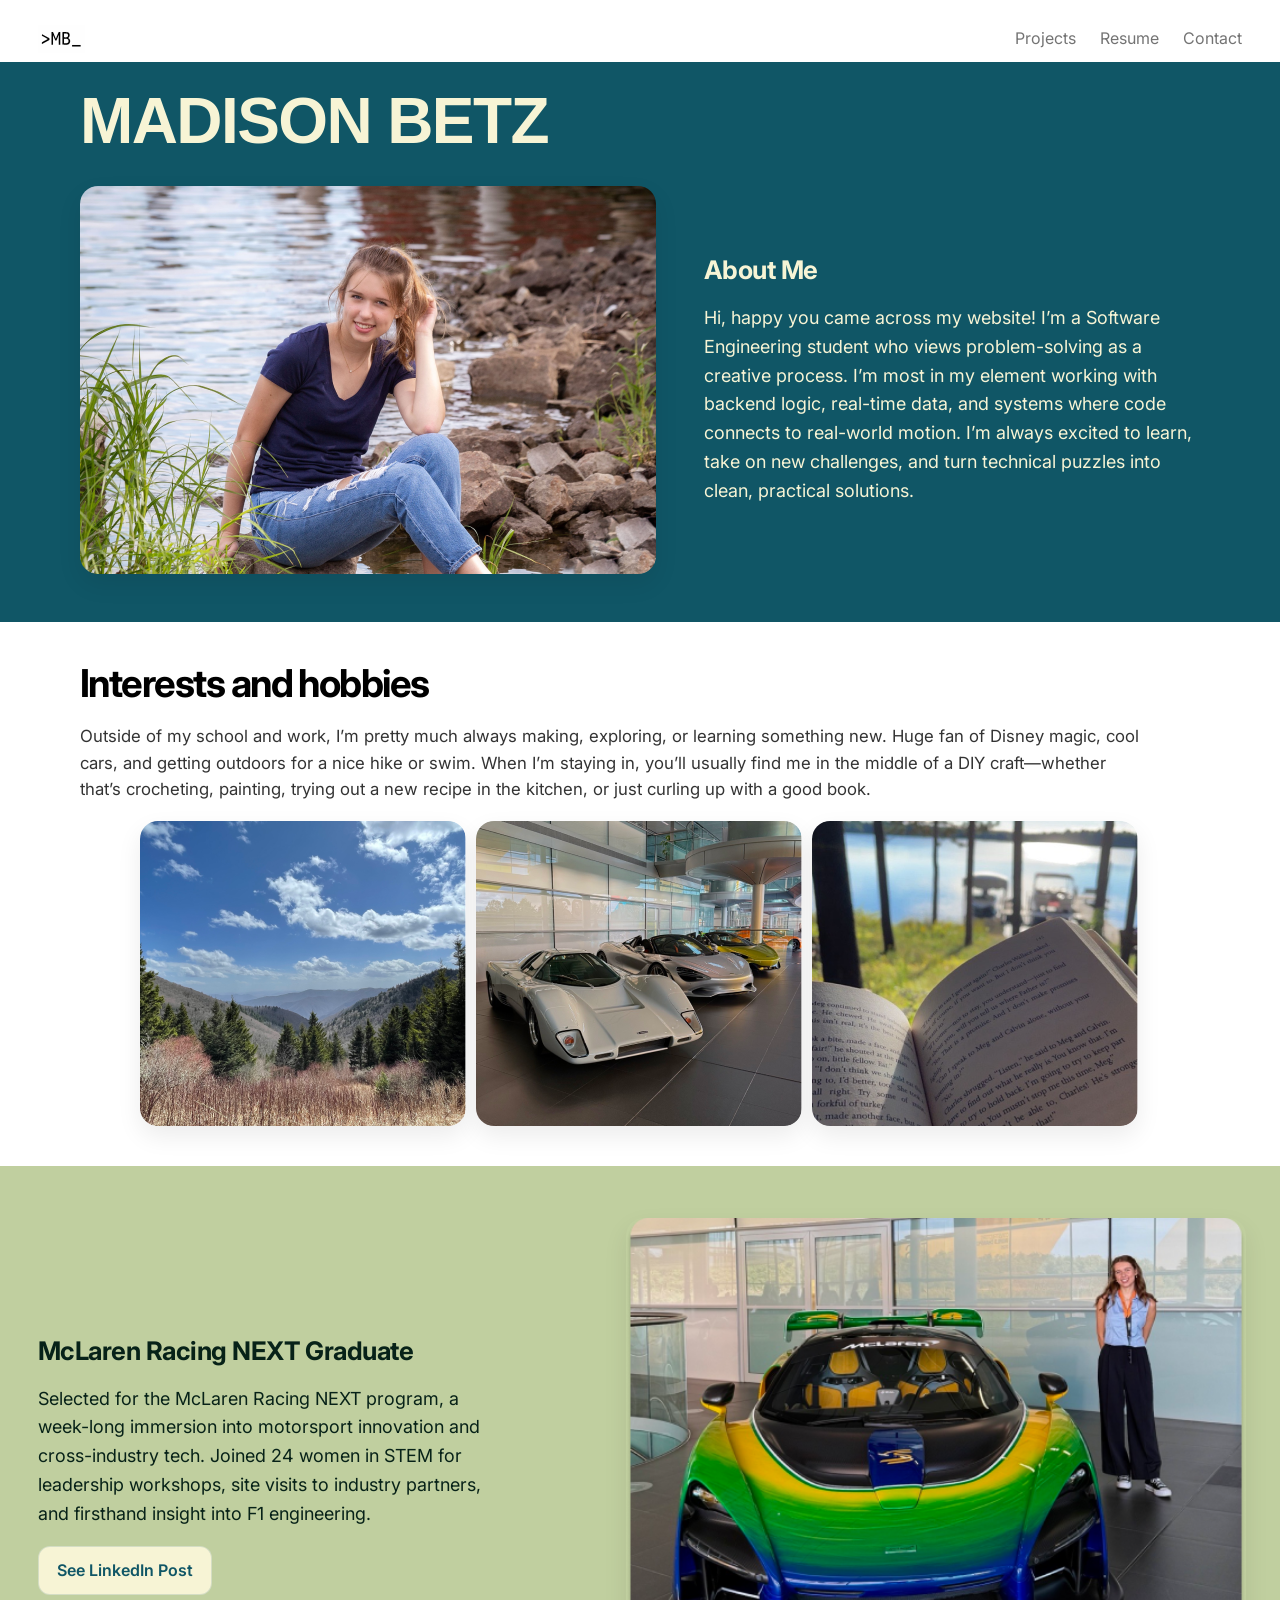
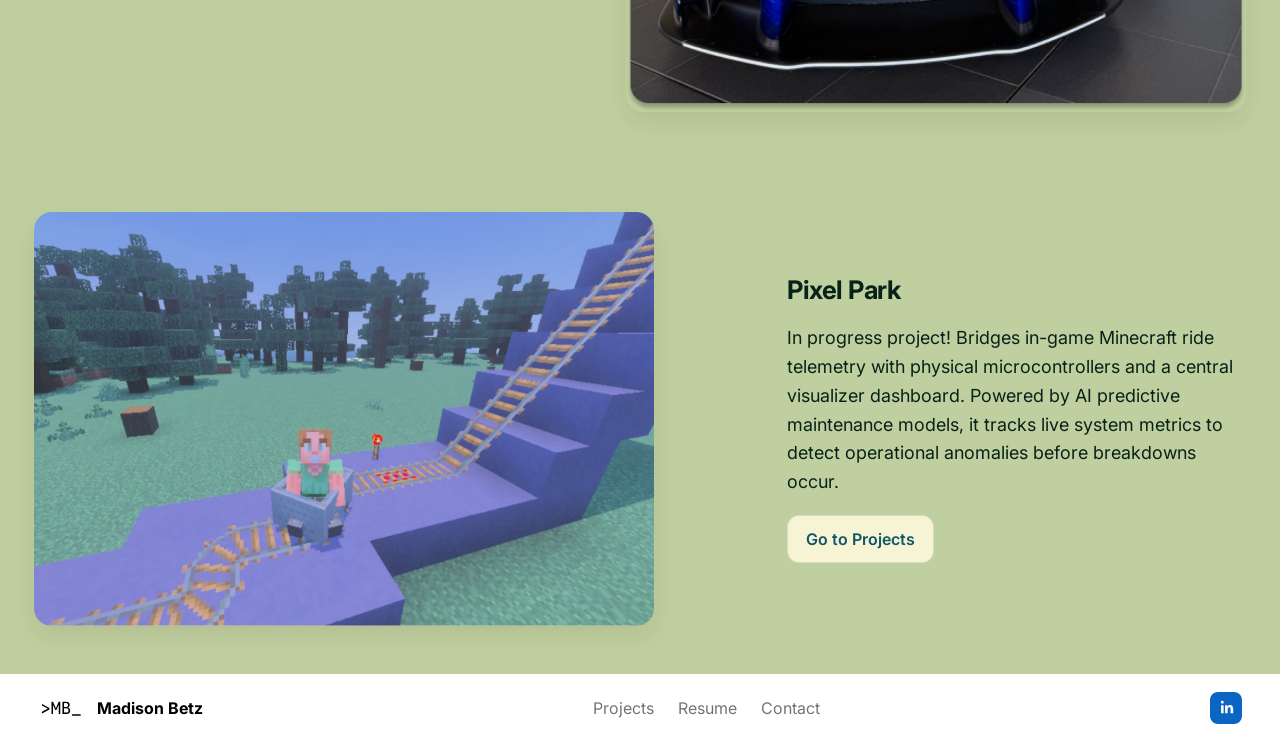
<file: index.html>
<!DOCTYPE html>
<html lang="en">

<head>
    <meta charset="UTF-8" />
    <meta http-equiv="refresh" content="0; url=pages/home.html" />
    <meta name="viewport" content="width=device-width, initial-scale=1.0" />
    <title>Madison Betz | Home</title>
</head>

<body>
    <p>Redirecting to the home page...</p>
    <script>
        window.location.replace("pages/home.html");
    </script>
</body>

</html>
</file>
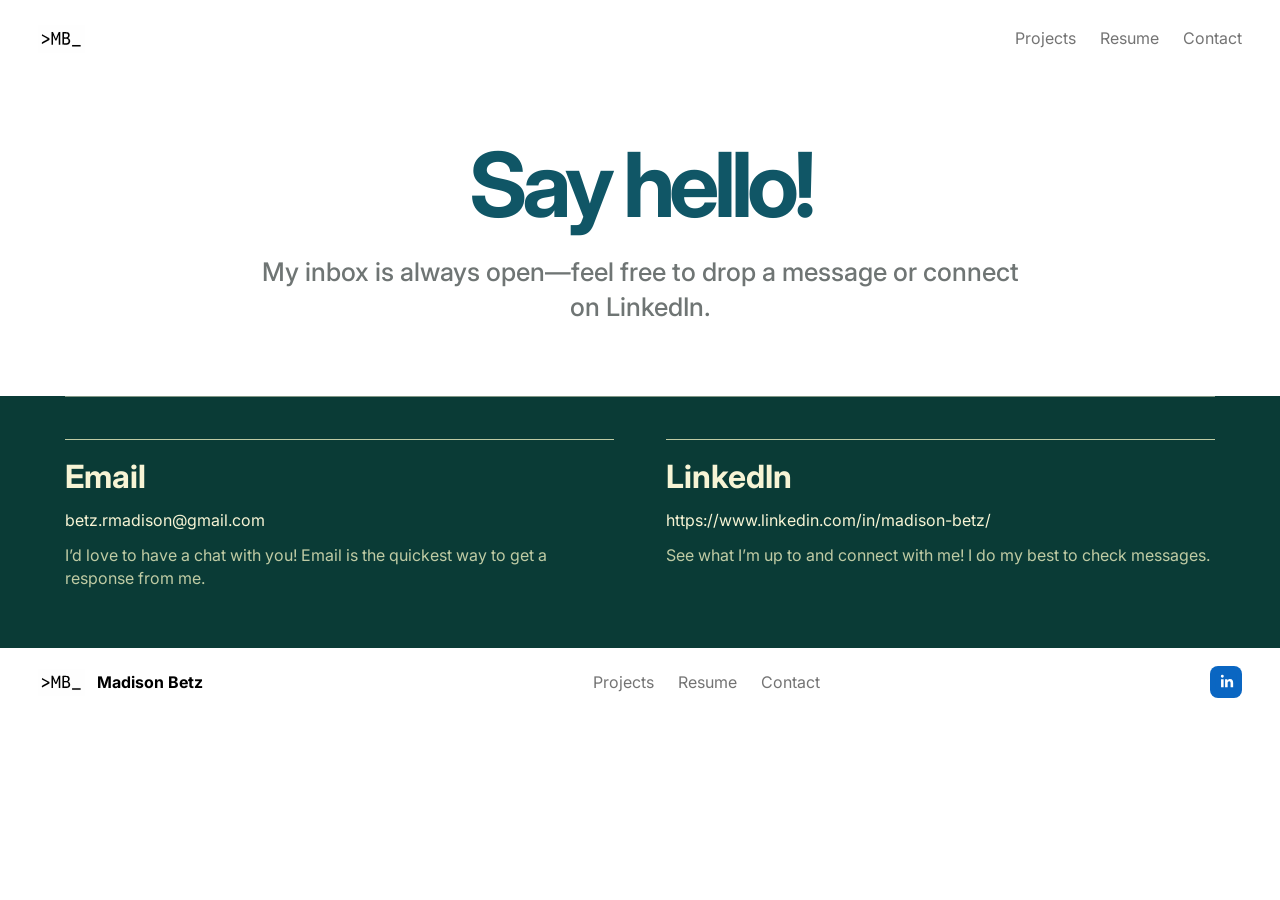
<file: pages/contact.html>
<!DOCTYPE html>
<html lang="en">

<head>
    <meta charset="UTF-8">
    <meta name="viewport" content="width=device-width, initial-scale=1.0">
    <meta name="description" content="Madison Betz contact information and LinkedIn profile.">
    <title>Madison Betz | Contact</title>
    <link href="https://fonts.googleapis.com/css?family=Inter&display=swap" rel="stylesheet">
    <link rel="stylesheet" href="../css/styles.css">
    <link rel="stylesheet" href="../css/contact.css">
</head>

<body>
    <div id="site-header"></div>
    <script src="../components/site-header.js"></script>

    <main class="contact-page site-main">
        <section class="contact-hero" aria-labelledby="contact-title">
            <h1 id="contact-title">Say hello!</h1>
            <p>My inbox is always open—feel free to drop a message or connect on LinkedIn.</p>
        </section>

        <section class="contact-details" aria-label="Contact information">
            <div class="contact-shell">
                <div class="contact-item">
                    <h2>Email</h2>
                    <a href="mailto:betz.rmadison@gmail.com">betz.rmadison@gmail.com</a>
                    <p>I’d love to have a chat with you! Email is the quickest way to get a response from me.</p>
                </div>

                <div class="contact-item">
                    <h2>LinkedIn</h2>
                    <a href="https://www.linkedin.com/in/madison-betz/" target="_blank"
                        rel="noreferrer">https://www.linkedin.com/in/madison-betz/</a>
                    <p>See what I’m up to and connect with me! I do my best to check messages.</p>
                </div>
            </div>
        </section>
    </main>

    <div id="site-footer"></div>
    <script src="../components/site-footer.js"></script>
</body>

</html>
</file>
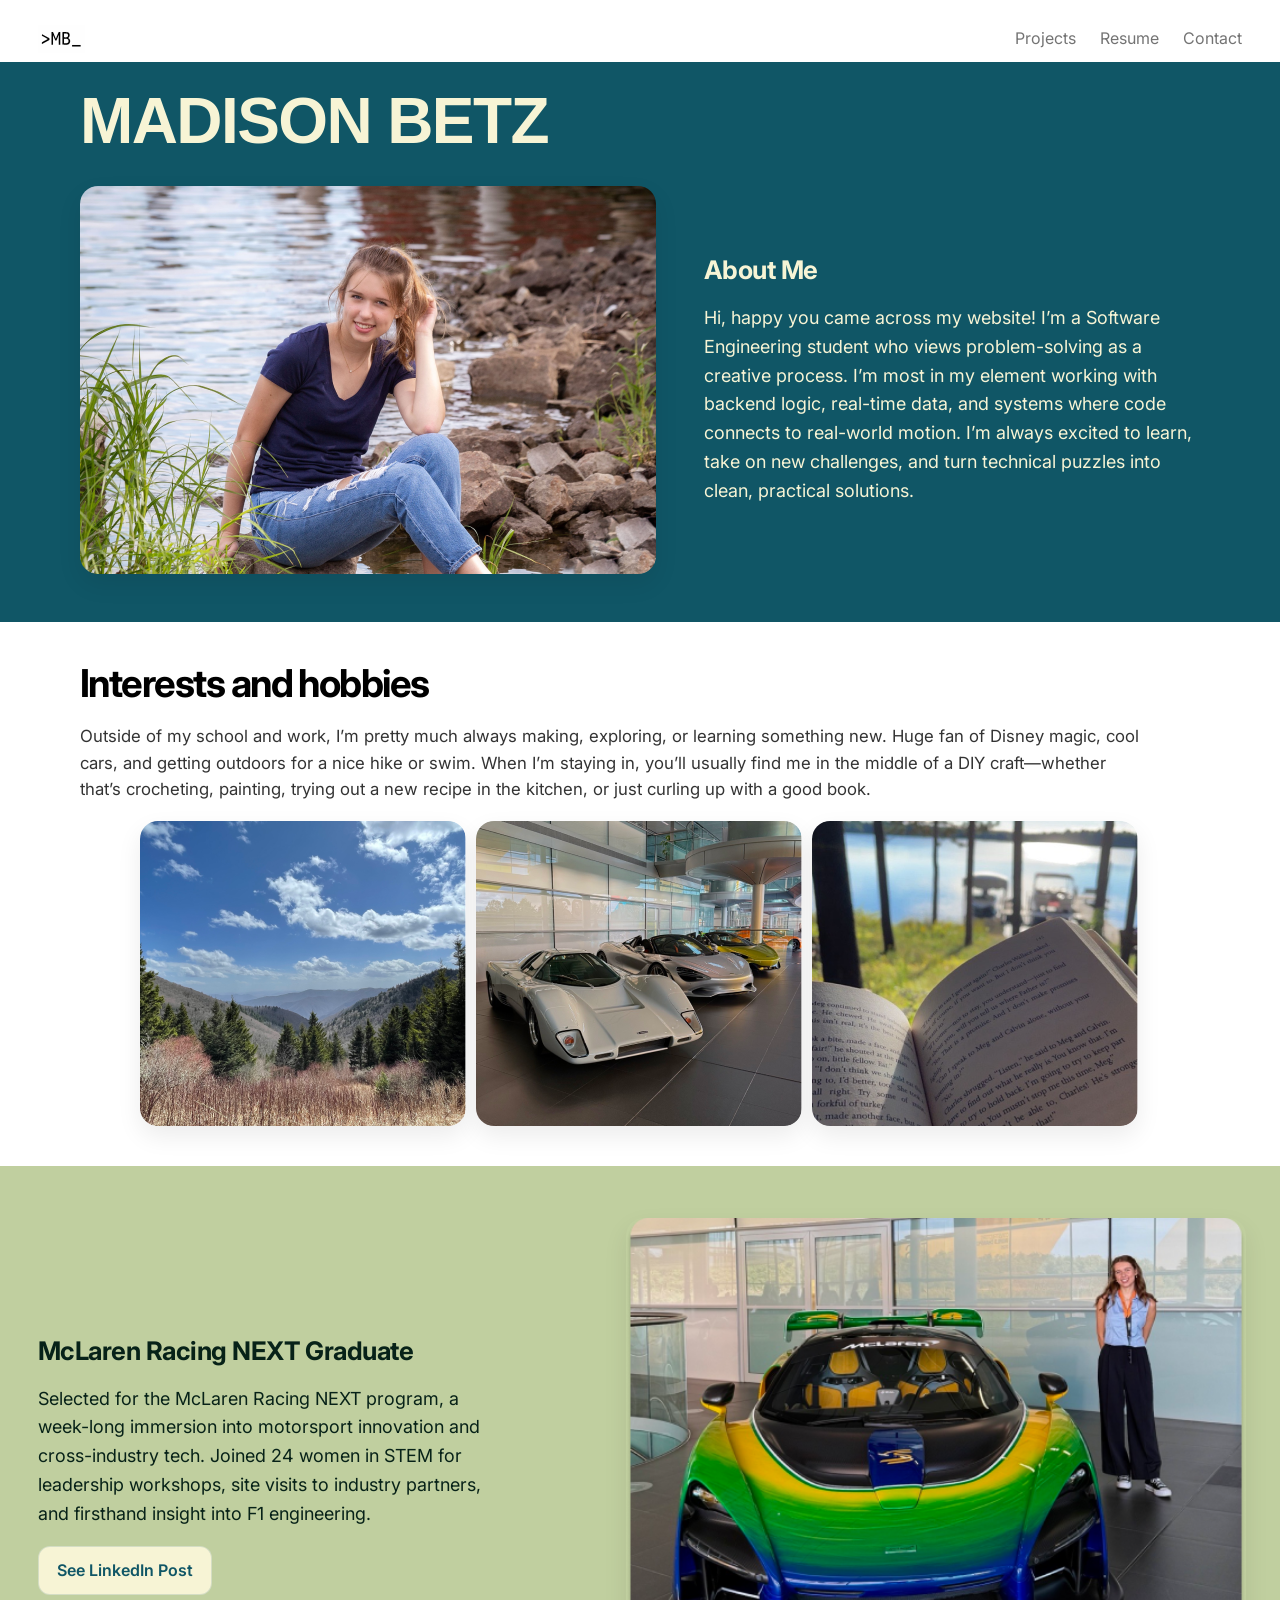
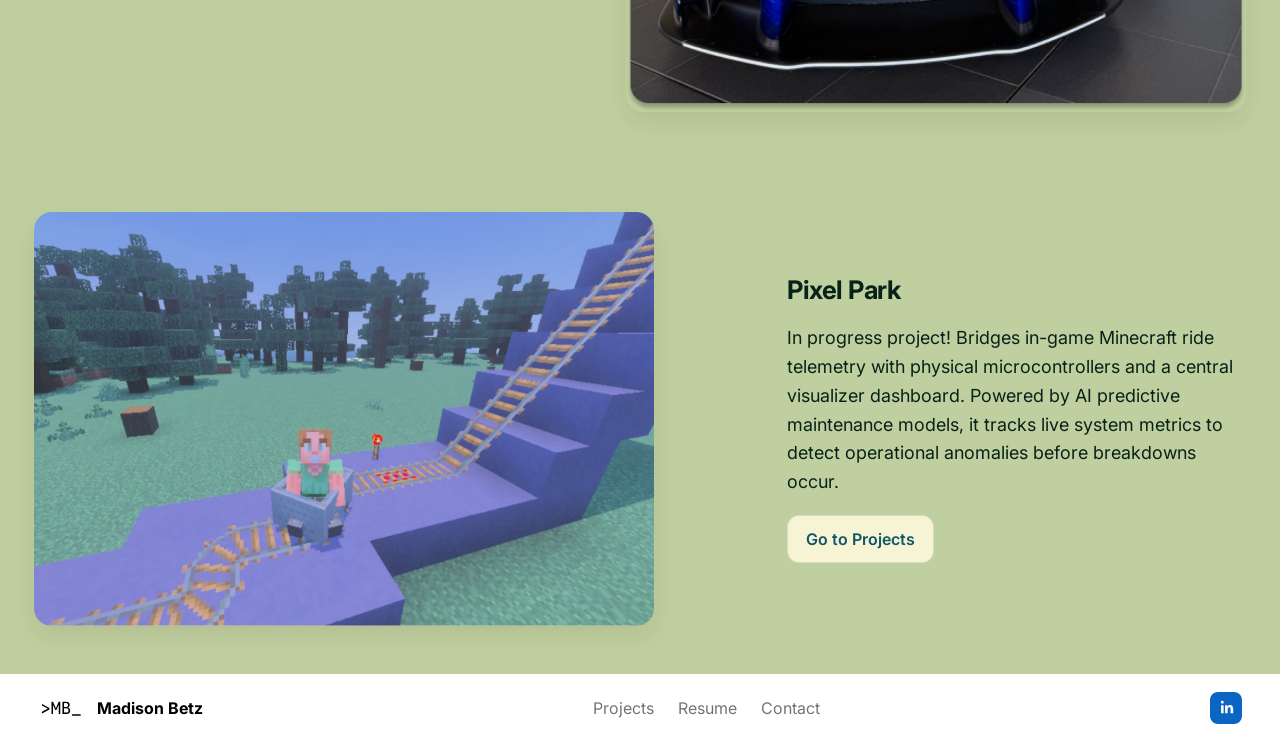
<file: pages/home.html>
<!DOCTYPE html>
<html lang="en">

<head>
  <meta charset="UTF-8">
  <meta name="viewport" content="width=device-width, initial-scale=1.0">
  <meta name="description" content="Madison Betz portfolio home page showcasing projects, experience, and interests.">
  <title>Madison Betz | Home</title>
  <link href="https://fonts.googleapis.com/css?family=Inter&display=swap" rel="stylesheet">

  <link rel="stylesheet" href="../css/styles.css">
  <link rel="stylesheet" href="../css/home.css">
</head>

<body>
  <div id="site-header"></div>
  <script src="../components/site-header.js"></script>

  <main class="home-page site-main">
    <section class="home-hero" aria-labelledby="home-title">
      <div class="home-hero__inner">
        <h1 id="home-title" class="home-hero__title">MADISON BETZ</h1>

        <div class="home-about">
          <img src="../images/senior-pic.png" class="home-about__image" alt="Madison Betz portrait" />
          <div class="home-about__content">
            <h2>About Me</h2>
            <p>Hi, happy you came across my website! I’m a Software Engineering student who views problem-solving as a
              creative process. I’m most in my element working with backend logic, real-time data, and systems where
              code connects to real-world motion. I’m always excited to learn, take on new challenges, and turn
              technical puzzles into clean, practical solutions.</p>
          </div>
        </div>
      </div>
    </section>

    <section class="home-feature-grid" aria-labelledby="interests-title">
      <div class="home-interests">
        <h2 id="interests-title">Interests and hobbies</h2>
        <p>Outside of my school and work, I’m pretty much always making, exploring, or learning something new. Huge
          fan of Disney magic, cool cars, and getting outdoors for a nice hike or swim. When I’m staying in, you’ll
          usually find me in the middle of a DIY craft—whether that’s crocheting, painting, trying out a new recipe in
          the kitchen, or just curling up with a good book.</p>
      </div>
      <div class="home-feature home-feature--gallery" style="padding-top: 0;">
        <img src="../images/smokey-mtn.png" class="home-interests__image" alt="smokey mountains" />
        <img src="../images/cars.png" class="home-interests__image" alt="mclaren m6gt" />
        <img src="../images/book.png" class="home-interests__image" alt="book" />
      </div>
    </section>

    <section class="home-feature home-feature--accent" aria-label="Featured highlight cards">
      <div class="home-feature__content">
        <h2>McLaren Racing NEXT Graduate</h2>
        <p>Selected for the McLaren Racing NEXT program, a week-long immersion into motorsport innovation and
          cross-industry tech. Joined 24 women in STEM for leadership workshops, site visits to industry partners, and
          firsthand insight into F1 engineering.</p>
        <a class="button-link" href="https://lnkd.in/p/gXxS2dE5" target="_blank" rel="noopener noreferrer">See LinkedIn
          Post</a>
      </div>
      <img src="../images/senna.png" class="home-feature__image" alt="McLaren Racing event" />
    </section>

    <section class="home-feature home-feature--accent" aria-label="Project preview">
      <img src="../images/pixel-player.png" class="home-feature__image" alt="Pixel Park project preview" />
      <div class="home-feature__content">
        <h2>Pixel Park</h2>
        <p>In progress project! Bridges in-game Minecraft ride telemetry with physical microcontrollers and a central
          visualizer dashboard. Powered by AI predictive maintenance models, it tracks live system metrics to detect
          operational anomalies before breakdowns occur.</p>
        <a class="button-link" href="projects.html">Go to Projects</a>
      </div>
    </section>
  </main>

  <div id="site-footer"></div>
  <script src="../components/site-footer.js"></script>
</body>

</html>
</file>
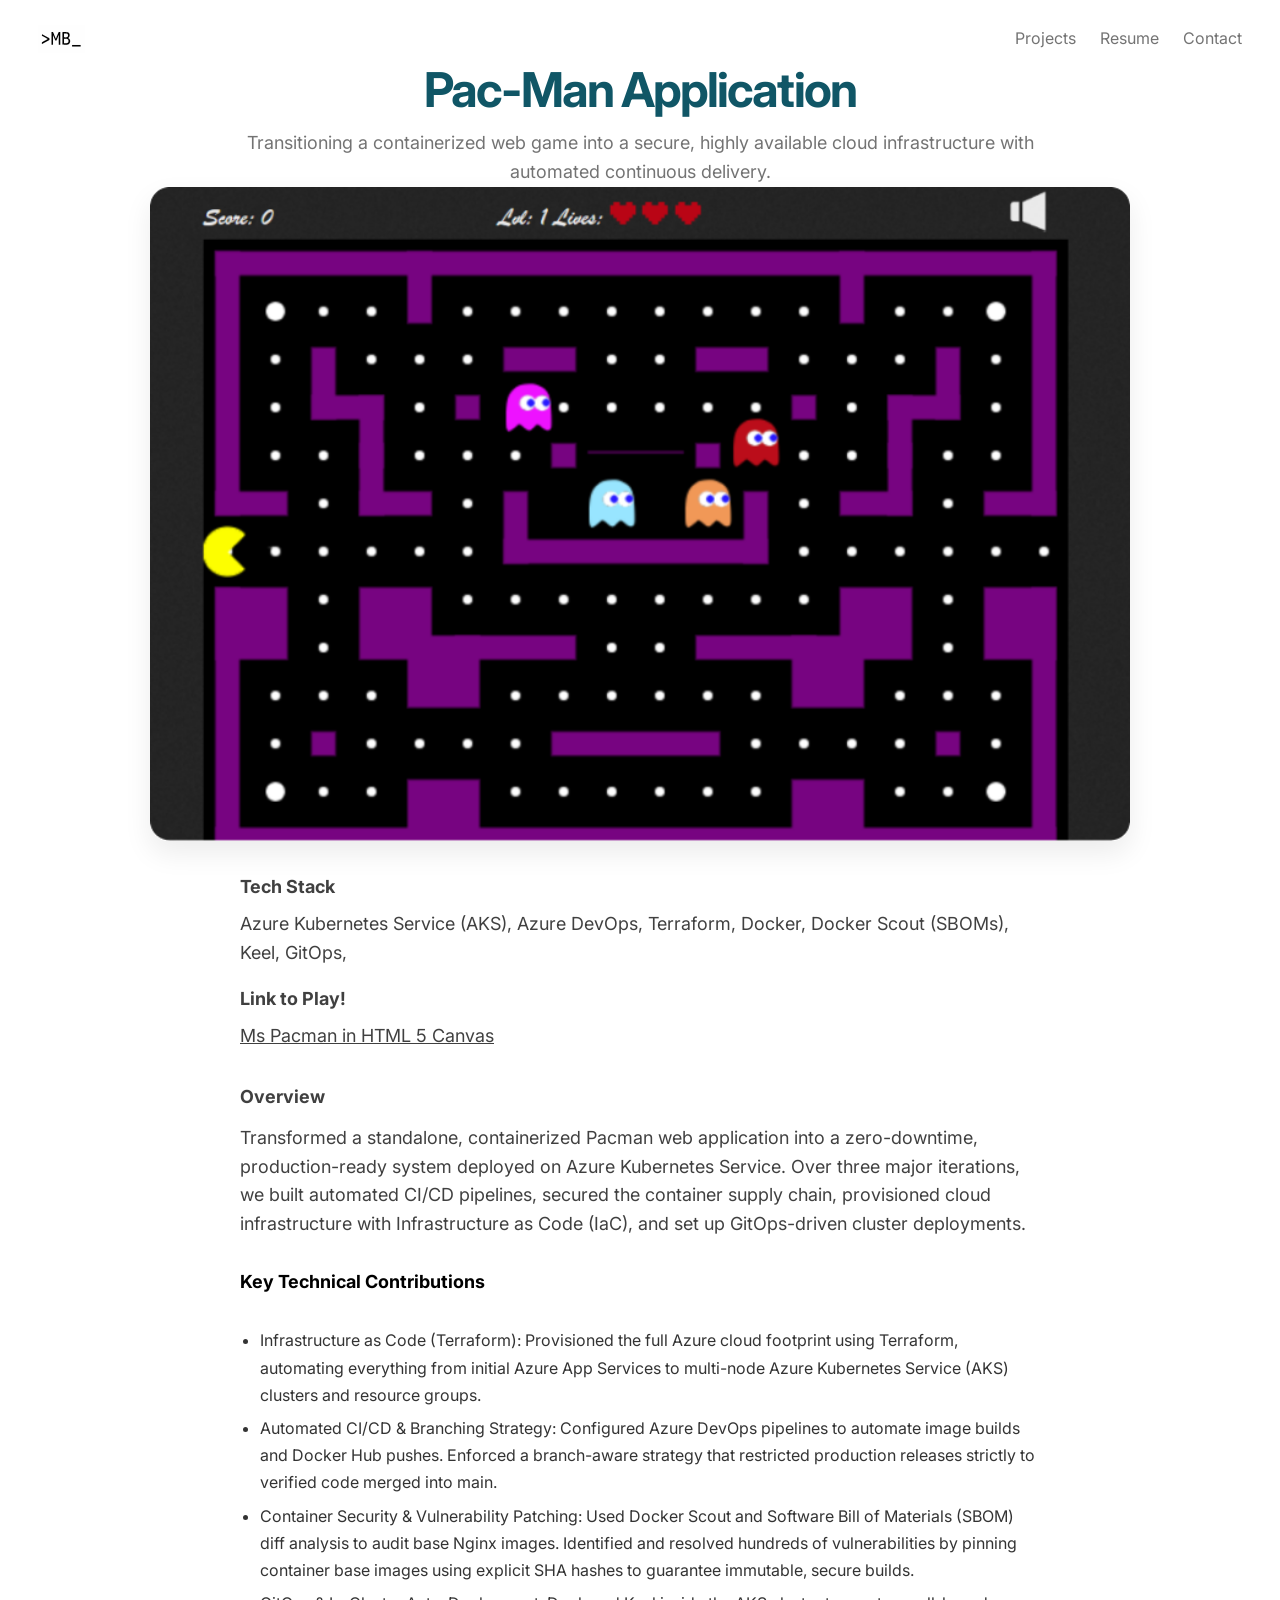
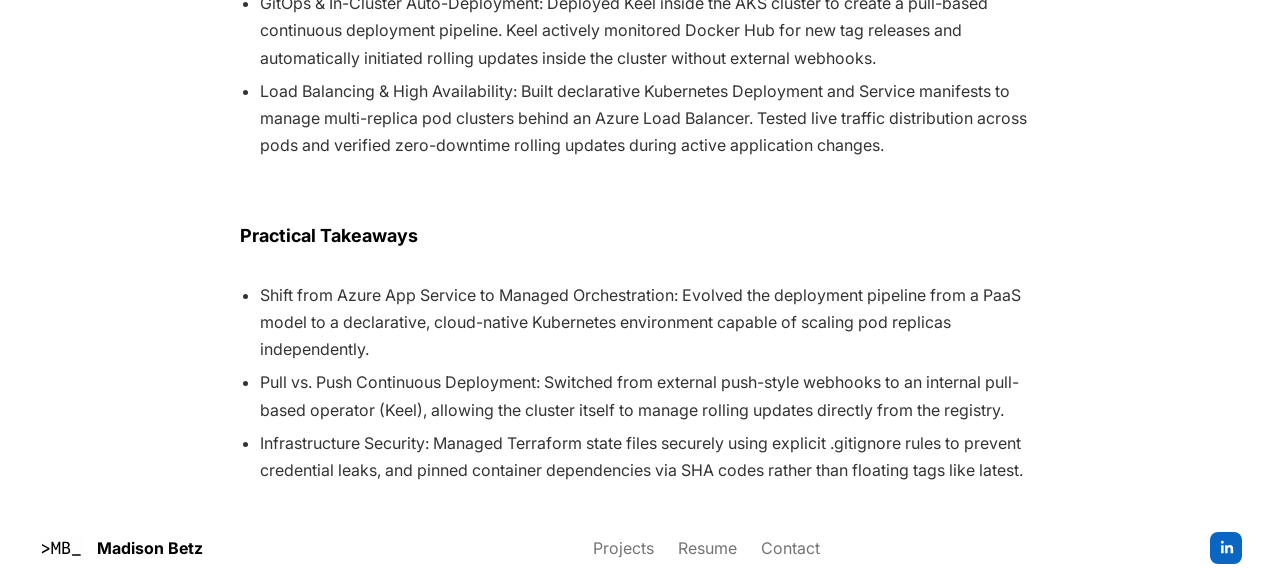
<file: pages/pac-man.html>
<!DOCTYPE html>
<html lang="en">

<head>
  <meta charset="UTF-8">
  <meta name="viewport" content="width=device-width, initial-scale=1.0">
  <meta name="description" content="Pac-Man application project detail page for Madison Betz.">
  <title>Madison Betz | Pac-Man</title>
  <link href="https://fonts.googleapis.com/css?family=Inter&display=swap" rel="stylesheet">

  <link rel="stylesheet" href="../css/styles.css">
  <link rel="stylesheet" href="../css/project-pages.css">
</head>

<body>
  <div id="site-header"></div>
  <script src="../components/site-header.js"></script>
  <div class="project-page">
    <div class="pac-man-47">
      <div class="container-54">
        <div class="header-55">
          <div class="header-56">
            <p class="text-57"><span class="text-rgb-16-86-102">Pac-Man Application</span></p>
            <p class="text-58"><span class="text-black">Transitioning a containerized web game into a secure, highly
                available cloud infrastructure with automated continuous delivery.</span></p>
          </div>
        </div>
        <div class="project-main-image">
          <img src="../images/pac-man-game.png" class="image-60" alt="image" />
        </div>
        <div class="experience-61">
          <div class="project-2-62">
            <div class="text-block-63">
              <p class="text-64"><span class="text-black">Tech Stack</span></p>
              <p class="text-65"><span class="text-black">Azure Kubernetes Service (AKS), Azure DevOps, Terraform,
                  Docker,
                  Docker Scout (SBOMs), Keel, GitOps,</span></p>
            </div>
          </div>
          <div class="project-3-20">
            <div class="text-block-21">
              <p class="text-22"><span class="text-black">Link to Play!</span></p>
              <p class="text-23"><a href="https://lab12-container-betz-redrup.azurewebsites.net/" target="_blank"
                  rel="noopener noreferrer" class="project-link"><span class="text-black">Ms Pacman in HTML 5
                    Canvas</span></a></p>
            </div>
          </div>
        </div>
        <div class="text-block-1-70">
          <div class="wrapper-71">
            <div class="paragraph-72">
              <p class="text-73"><span class="text-black">Overview</span></p>
              <p class="text-74"><span class="text-black">Transformed a standalone, containerized Pacman web application
                  into a zero-downtime, production-ready system deployed on Azure Kubernetes Service. Over three major
                  iterations, we built automated CI/CD pipelines, secured the container supply chain, provisioned cloud
                  infrastructure with Infrastructure as Code (IaC), and set up GitOps-driven cluster deployments.</span>
              </p>
            </div>
            <div class="paragraph-169">
              <h3 class="project-entry__title">Key Technical Contributions</h3>
              <ul class="project-bullets">
                <li>Infrastructure as Code (Terraform): Provisioned the full Azure
                  cloud footprint using Terraform, automating everything from initial Azure App Services to multi-node
                  Azure Kubernetes Service (AKS) clusters and resource groups.</li>
                <li>Automated CI/CD &amp; Branching Strategy: Configured Azure DevOps pipelines to automate image builds
                  and
                  Docker Hub pushes. Enforced a branch-aware strategy that restricted production releases strictly to
                  verified code merged into main.</li>
                <li>Container Security &amp; Vulnerability Patching: Used Docker Scout and Software Bill of Materials
                  (SBOM)
                  diff analysis to audit base Nginx images. Identified and resolved hundreds of vulnerabilities by
                  pinning
                  container base images using explicit SHA hashes to guarantee immutable, secure builds.</li>
                <li>GitOps &amp; In-Cluster Auto-Deployment: Deployed Keel inside the AKS cluster to create a pull-based
                  continuous deployment pipeline. Keel actively monitored Docker Hub for new tag releases and
                  automatically initiated rolling updates inside the cluster without external webhooks.</li>
                <li>Load Balancing &amp; High Availability: Built declarative Kubernetes Deployment and Service
                  manifests to manage multi-replica pod clusters behind an Azure Load Balancer. Tested live traffic
                  distribution
                  across pods and verified zero-downtime rolling updates during active application changes.</li>
              </ul>
            </div>
            <div class="paragraph-78">
              <p class="text-80"><span class="text-black">

                </span></p>
            </div>
            <div class="paragraph-169">
              <h3 class="project-entry__title">Practical Takeaways</h3>
              <ul class="project-bullets">
                <li>Shift from Azure App Service to Managed Orchestration: Evolved the deployment pipeline from a PaaS
                  model to a declarative, cloud-native Kubernetes environment capable of scaling pod replicas
                  independently.</li>
                <li>Pull vs. Push Continuous Deployment: Switched from external push-style webhooks to an internal
                  pull-based operator (Keel), allowing the cluster itself to manage rolling updates directly from the
                  registry.</li>
                <li>Infrastructure Security: Managed Terraform state files securely using explicit .gitignore rules to
                  prevent credential leaks, and pinned container dependencies via SHA codes rather than floating tags
                  like latest.</li>
              </ul>
            </div>
          </div>
        </div>

      </div>
    </div>
    <div id="site-footer"></div>
    <script src="../components/site-footer.js"></script>
</body>


</html>
</file>
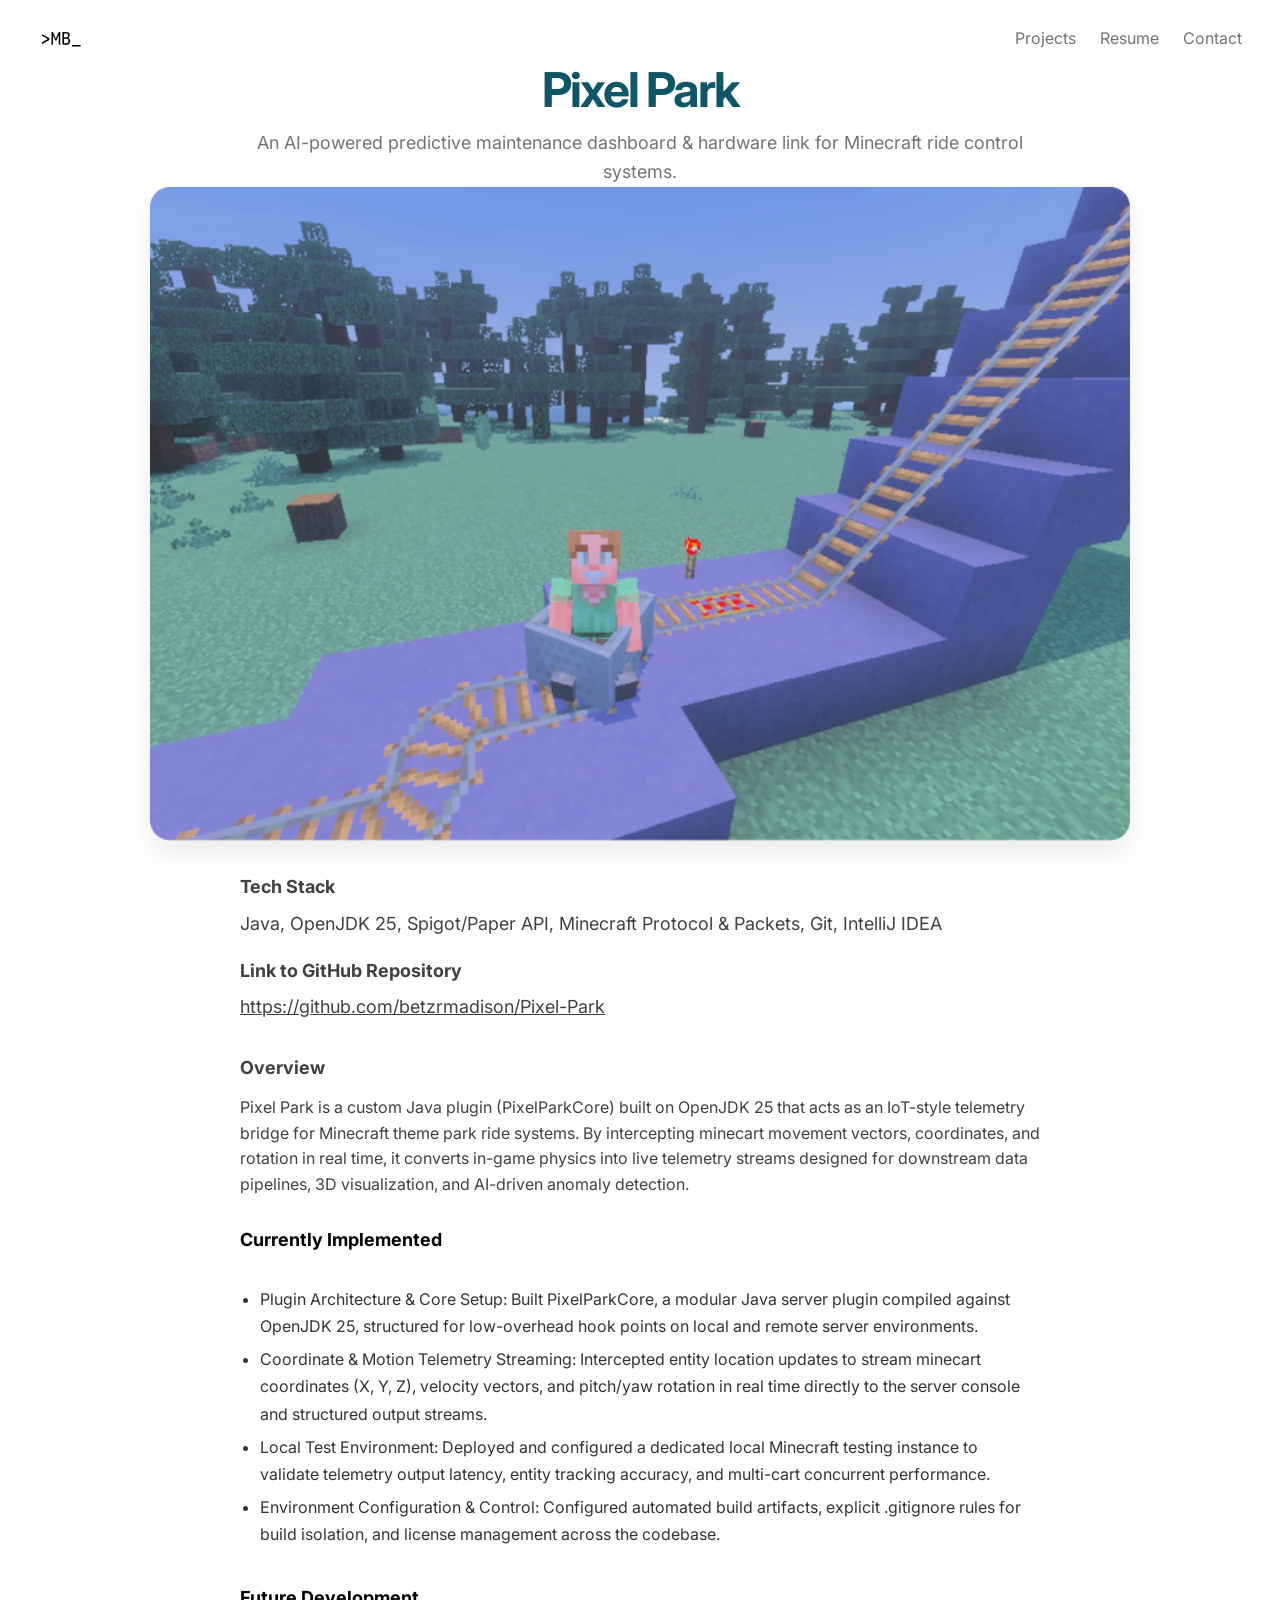
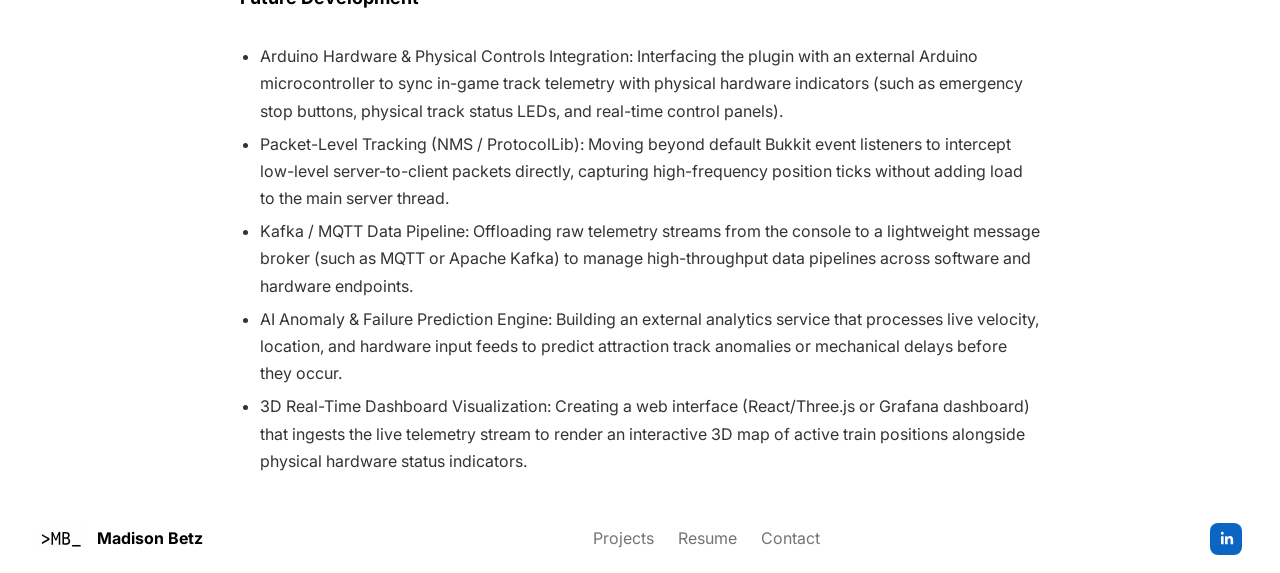
<file: pages/pixel-park.html>
<!DOCTYPE html>
<html lang="en">

<head>
  <meta charset="UTF-8">
  <meta name="viewport" content="width=device-width, initial-scale=1.0">
  <meta name="description" content="Pixel Park project detail page for Madison Betz.">
  <title>Madison Betz | Pixel Park</title>
  <link href="https://fonts.googleapis.com/css?family=Inter&display=swap" rel="stylesheet">

  <link rel="stylesheet" href="../css/styles.css">
  <link rel="stylesheet" href="../css/project-pages.css">
</head>

<body>
  <div id="site-header"></div>
  <script src="../components/site-header.js"></script>
  <div class="project-page">
    <div class="pixel-park-1">
      <div class="container-8">
        <div class="header-9">
          <div class="header-10">
            <p class="text-11"><span class="text-rgb-16-86-102">Pixel Park</span></p>
            <p class="text-12"><span class="text-black">An AI-powered predictive maintenance dashboard &amp; hardware
                link
                for Minecraft ride control systems.</span></p>
          </div>
        </div>
        <div class="project-main-image">
          <img src="../images/pixel-player.png" class="image-14" alt="image" />
        </div>
        <div class="experience-15">
          <div class="project-2-16">
            <div class="text-block-17">
              <p class="text-18"><span class="text-black">Tech Stack</span></p>
              <p class="text-19"><span class="text-black">Java, OpenJDK 25, Spigot/Paper API, Minecraft Protocol &amp;
                  Packets, Git, IntelliJ IDEA</span></p>
            </div>
          </div>
          <div class="project-3-20">
            <div class="text-block-21">
              <p class="text-22"><span class="text-black">Link to GitHub Repository</span></p>
              <p class="text-23"><a href="https://github.com/betzrmadison/Pixel-Park" target="_blank"
                  rel="noopener noreferrer" class="project-link"><span
                    class="text-black">https://github.com/betzrmadison/Pixel-Park</span></a></p>
            </div>
          </div>
        </div>
        <div class="text-block-1-24">
          <div class="wrapper-25">
            <div class="paragraph-26">
              <p class="text-27"><span class="text-black">Overview</span></p>
              <p class="text-28"><span class="text-black">Pixel Park is a custom Java plugin (PixelParkCore) built on
                  OpenJDK 25 that acts as an IoT-style telemetry bridge for Minecraft theme park ride systems. By
                  intercepting minecart movement vectors, coordinates, and rotation in real time, it converts in-game
                  physics into live telemetry streams designed for downstream data pipelines, 3D visualization, and
                  AI-driven anomaly detection.</span></p>
            </div>
            <div class="paragraph-169">
              <h3 class="project-entry__title">Currently Implemented</h3>
              <ul class="project-bullets">
                <li>Plugin Architecture &amp; Core Setup: Built PixelParkCore, a
                  modular Java server plugin compiled against OpenJDK 25, structured for low-overhead hook points on
                  local
                  and remote server environments.</li>
                <li>Coordinate &amp; Motion Telemetry Streaming: Intercepted entity location updates to stream minecart
                  coordinates (X, Y, Z), velocity vectors, and pitch/yaw rotation in real time directly to the server
                  console and structured output streams.</li>
                <li>Local Test Environment: Deployed and configured a dedicated local Minecraft testing instance to
                  validate
                  telemetry output latency, entity tracking accuracy, and multi-cart concurrent performance.</li>
                <li>Environment Configuration &amp; Control: Configured automated build artifacts, explicit .gitignore
                  rules
                  for build isolation, and license management across the codebase.</li>
              </ul>
            </div>
            <div class="paragraph-169">
              <h3 class="project-entry__title">Future Development</h3>
              <ul class="project-bullets">
                <li>Arduino Hardware &amp; Physical Controls Integration:
                  Interfacing the plugin with an external Arduino microcontroller to sync in-game track telemetry with
                  physical hardware indicators (such as emergency stop buttons, physical track status LEDs, and
                  real-time
                  control panels).</li>
                <li>Packet-Level Tracking (NMS / ProtocolLib): Moving beyond default Bukkit event listeners to intercept
                  low-level server-to-client packets directly, capturing high-frequency position ticks without adding
                  load
                  to the main server thread.</li>
                <li>Kafka / MQTT Data Pipeline: Offloading raw telemetry streams from the console to a lightweight
                  message
                  broker (such as MQTT or Apache Kafka) to manage high-throughput data pipelines across software and
                  hardware endpoints.</li>
                <li>AI Anomaly &amp; Failure Prediction Engine: Building an external analytics service that processes
                  live
                  velocity, location, and hardware input feeds to predict attraction track anomalies or mechanical
                  delays
                  before they occur.</li>
                <li>3D Real-Time Dashboard Visualization: Creating a web interface (React/Three.js or Grafana dashboard)
                  that ingests the live telemetry stream to render an interactive 3D map of active train positions
                  alongside physical hardware status indicators.</li>
              </ul>
            </div>
          </div>
        </div>

      </div>
    </div>
    <div id="site-footer"></div>
    <script src="../components/site-footer.js"></script>
</body>


</html>
</file>
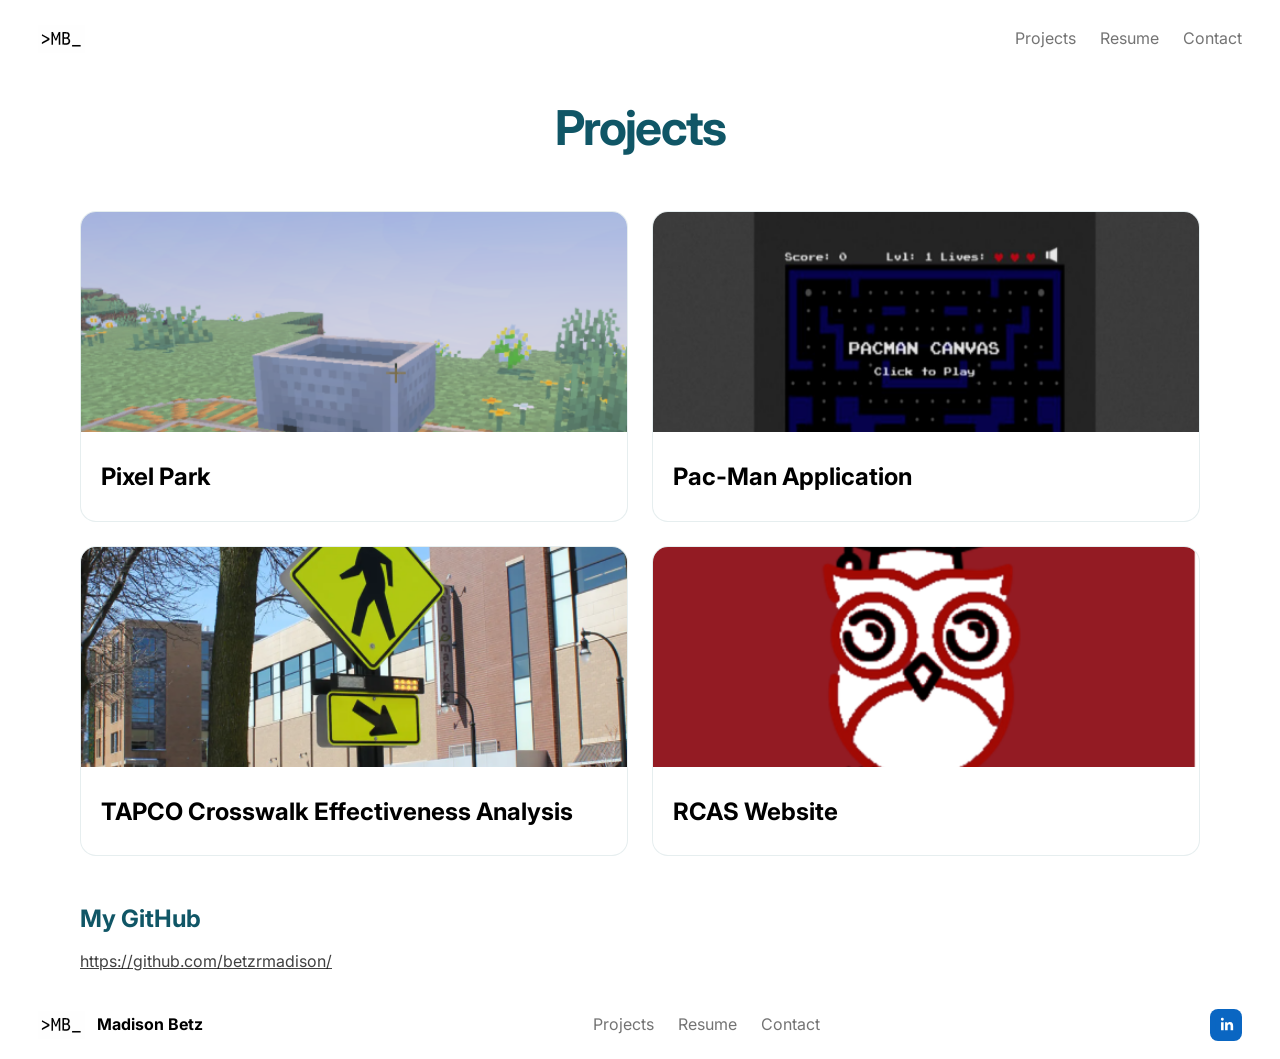
<file: pages/projects.html>
<!DOCTYPE html>
<html lang="en">

<head>
  <meta charset="UTF-8">
  <meta name="viewport" content="width=device-width, initial-scale=1.0">
  <meta name="description" content="Projects and work by Madison Betz.">
  <title>Madison Betz | Projects</title>
  <link href="https://fonts.googleapis.com/css?family=Inter&display=swap" rel="stylesheet">

  <link rel="stylesheet" href="../css/styles.css">
  <link rel="stylesheet" href="../css/projects.css">
</head>

<body>
  <div id="site-header"></div>
  <script src="../components/site-header.js"></script>

  <main class="projects-page site-main">
    <header class="page-header">
      <h1>Projects</h1>
    </header>

    <section class="projects-grid" aria-label="Project list">
      <a class="project-card" href="pixel-park.html">
        <img src="../images/minecart-small.png" class="project-card__image" alt="Pixel Park project preview" />
        <div class="project-card__body">
          <h2 class="project-card__title">Pixel Park</h2>
        </div>
      </a>

      <a class="project-card" href="pac-man.html">
        <img src="../images/pacman-site.png" class="project-card__image" alt="Pac-Man application preview" />
        <div class="project-card__body">
          <h2 class="project-card__title">Pac-Man Application</h2>
        </div>
      </a>

      <a class="project-card" href="tapco.html">
        <img src="../images/tapco-crosswalk.png" class="project-card__image" alt="TAPCO project preview" />
        <div class="project-card__body">
          <h2 class="project-card__title">TAPCO Crosswalk Effectiveness Analysis</h2>
        </div>
      </a>

      <a class="project-card" href="rcas.html">
        <img src="../images/rcas-logo.png" class="project-card__image" alt="RCAS project preview" />
        <div class="project-card__body">
          <h2 class="project-card__title">RCAS Website</h2>
        </div>
      </a>
    </section>

    <section class="page-section" aria-label="GitHub section">
      <div class="section-copy">
        <h2>My GitHub</h2>
        <p><a href="https://github.com/betzrmadison/" target="_blank"
            rel="noopener noreferrer">https://github.com/betzrmadison/</a></p>
      </div>
    </section>
  </main>

  <div id="site-footer"></div>
  <script src="../components/site-footer.js"></script>

</body>

</html>
</file>
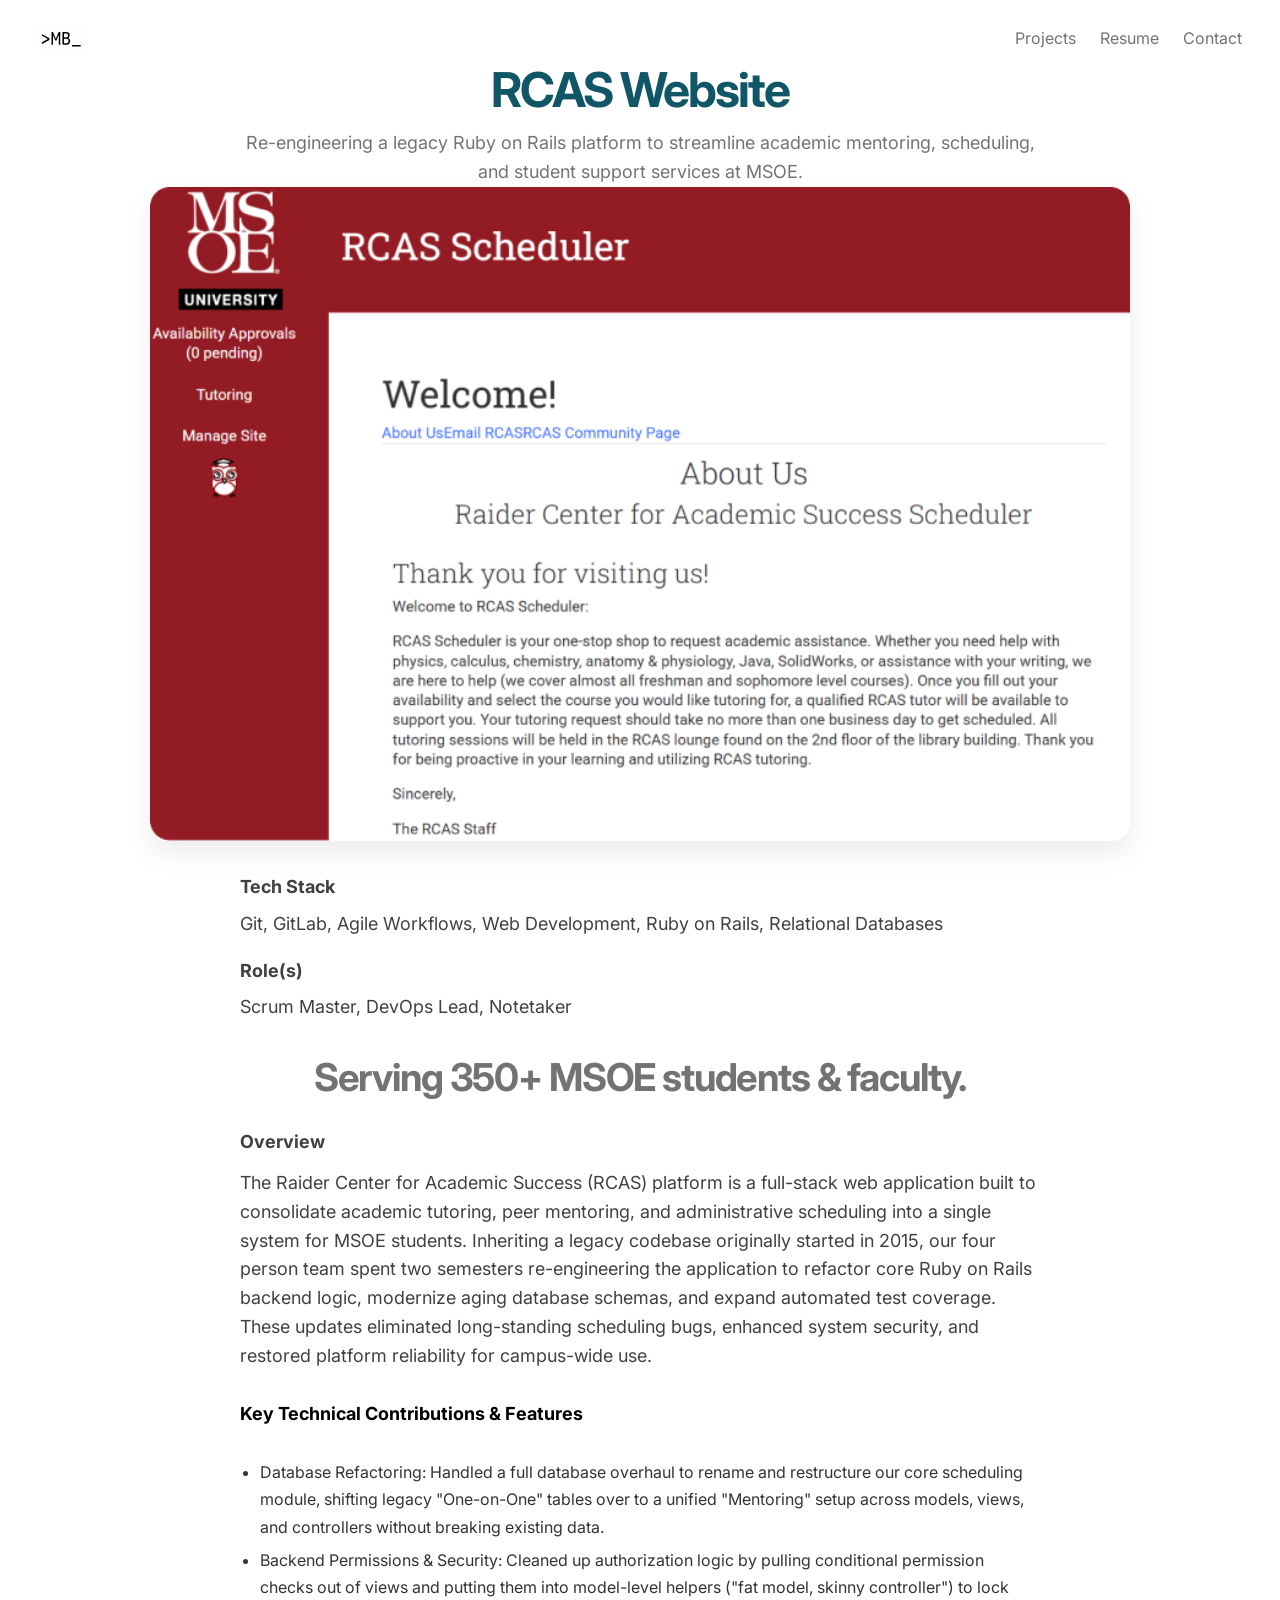
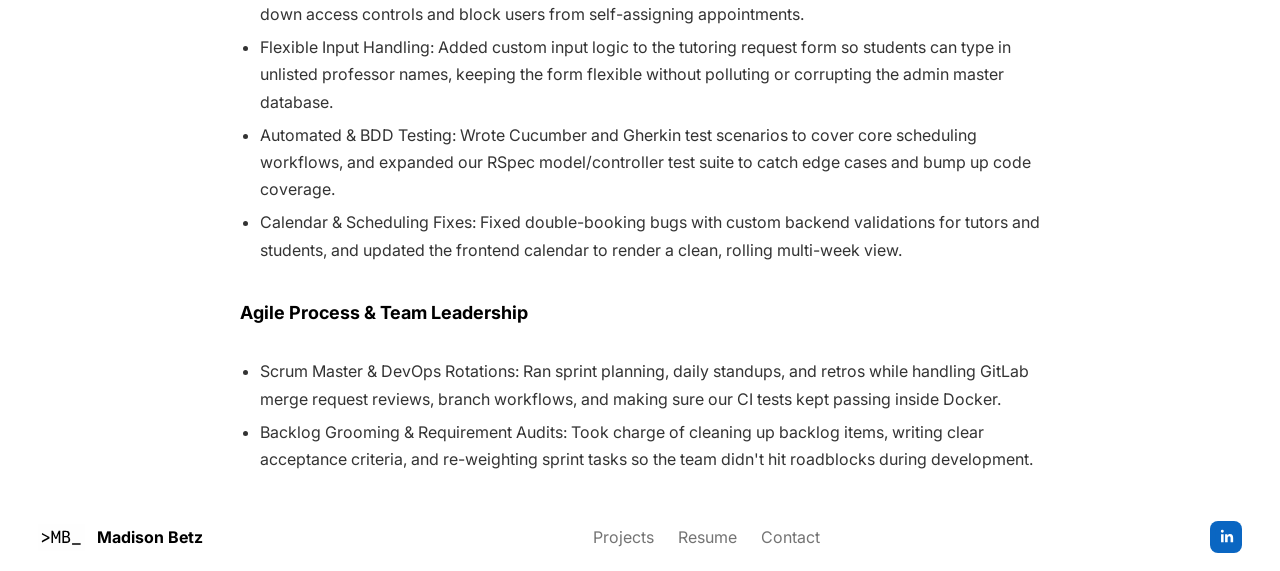
<file: pages/rcas.html>
<!DOCTYPE html>
<html lang="en">

<head>
  <meta charset="UTF-8">
  <meta name="viewport" content="width=device-width, initial-scale=1.0">
  <meta name="description" content="RCAS website project detail page for Madison Betz.">
  <title>Madison Betz | RCAS</title>
  <link href="https://fonts.googleapis.com/css?family=Inter&display=swap" rel="stylesheet">

  <link rel="stylesheet" href="../css/styles.css">
  <link rel="stylesheet" href="../css/project-pages.css">
</head>

<body>
  <div id="site-header"></div>
  <script src="../components/site-header.js"></script>
  <div class="project-page">
    <div class="rcas-93">
      <div class="header-101">
        <div class="header-102">
          <p class="text-103"><span class="text-rgb-16-86-102">RCAS Website</span></p>
          <p class="text-104"><span class="text-black"> Re-engineering a legacy Ruby on Rails platform to streamline
              academic mentoring, scheduling, and student support services at MSOE.</span></p>
        </div>
      </div>
      <div class="project-main-image">
        <img src="../images/rcas-website.png" class="image-106" alt="image" />
      </div>
      <div class="experience-107">
        <div class="project-2-108">
          <div class="text-block-109">
            <p class="text-110"><span class="text-black">Tech Stack</span></p>
            <p class="text-111"><span class="text-black">Git, GitLab, Agile Workflows, Web Development, Ruby on Rails,
                Relational Databases</span></p>
          </div>
        </div>
        <div class="project-3-112">
          <div class="text-block-113">
            <p class="text-114"><span class="text-black">Role(s)</span></p>
            <p class="text-115"><span class="text-black">Scrum Master, DevOps Lead, Notetaker</span></p>
          </div>
        </div>
      </div>
      <div class="quote-116">
        <p class="text-117"><span class="text-black">Serving 350+ MSOE students &amp; faculty.</span></p>
      </div>
      <div class="text-block-1-118">
        <div class="wrapper-119">
          <div class="paragraph-120">
            <p class="text-121"><span class="text-black">Overview</span></p>
            <p class="text-122"><span class="text-black">The Raider Center for Academic Success (RCAS) platform is a
                full-stack web application built to consolidate academic tutoring, peer mentoring, and administrative
                scheduling into a single system for MSOE students. Inheriting a legacy codebase originally started in
                2015, our four person team spent two semesters re-engineering the application to refactor core Ruby on
                Rails backend logic, modernize aging database schemas, and expand automated test coverage. These updates
                eliminated long-standing scheduling bugs, enhanced system security, and restored platform reliability
                for campus-wide use.</span></p>
          </div>
          <div class="paragraph-169">
            <h3 class="project-entry__title">Key Technical Contributions &amp; Features</h3>
            <ul class="project-bullets">
              <li>Database Refactoring: Handled a full database overhaul to
                rename and restructure our core scheduling module, shifting legacy "One-on-One" tables over to a unified
                "Mentoring" setup across models, views, and controllers without breaking existing data.</li>
              <li>Backend Permissions &amp; Security: Cleaned up authorization logic by pulling conditional permission
                checks out of views and putting them into model-level helpers ("fat model, skinny controller") to lock
                down access controls and block users from self-assigning appointments.</li>
              <li>Flexible Input Handling: Added custom input logic to the tutoring request form so students can type in
                unlisted professor names, keeping the form flexible without polluting or corrupting the admin master
                database.</li>
              <li>Automated &amp; BDD Testing: Wrote Cucumber and Gherkin test scenarios to cover core scheduling
                workflows, and expanded our RSpec model/controller test suite to catch edge cases and bump up code
                coverage.</li>
              <li>Calendar &amp; Scheduling Fixes: Fixed double-booking bugs with custom backend validations for tutors
                and students, and updated the frontend calendar to render a clean, rolling multi-week view.</li>
            </ul>
          </div>
          <div class="paragraph-169">
            <h3 class="project-entry__title">Agile Process &amp; Team Leadership</h3>
            <ul class="project-bullets">
              <li>Scrum Master &amp; DevOps Rotations: Ran sprint planning, daily
                standups, and retros while handling GitLab merge request reviews, branch workflows, and making sure our
                CI tests kept passing inside Docker.</li>
              <li>Backlog Grooming &amp; Requirement Audits: Took charge of cleaning up backlog items, writing clear
                acceptance criteria, and re-weighting sprint tasks so the team didn't hit roadblocks during
                development.</li>

            </ul>
          </div>
        </div>
      </div>

    </div>
  </div>
  <div id="site-footer"></div>
  <script src="../components/site-footer.js"></script>

</body>

</html>
</file>
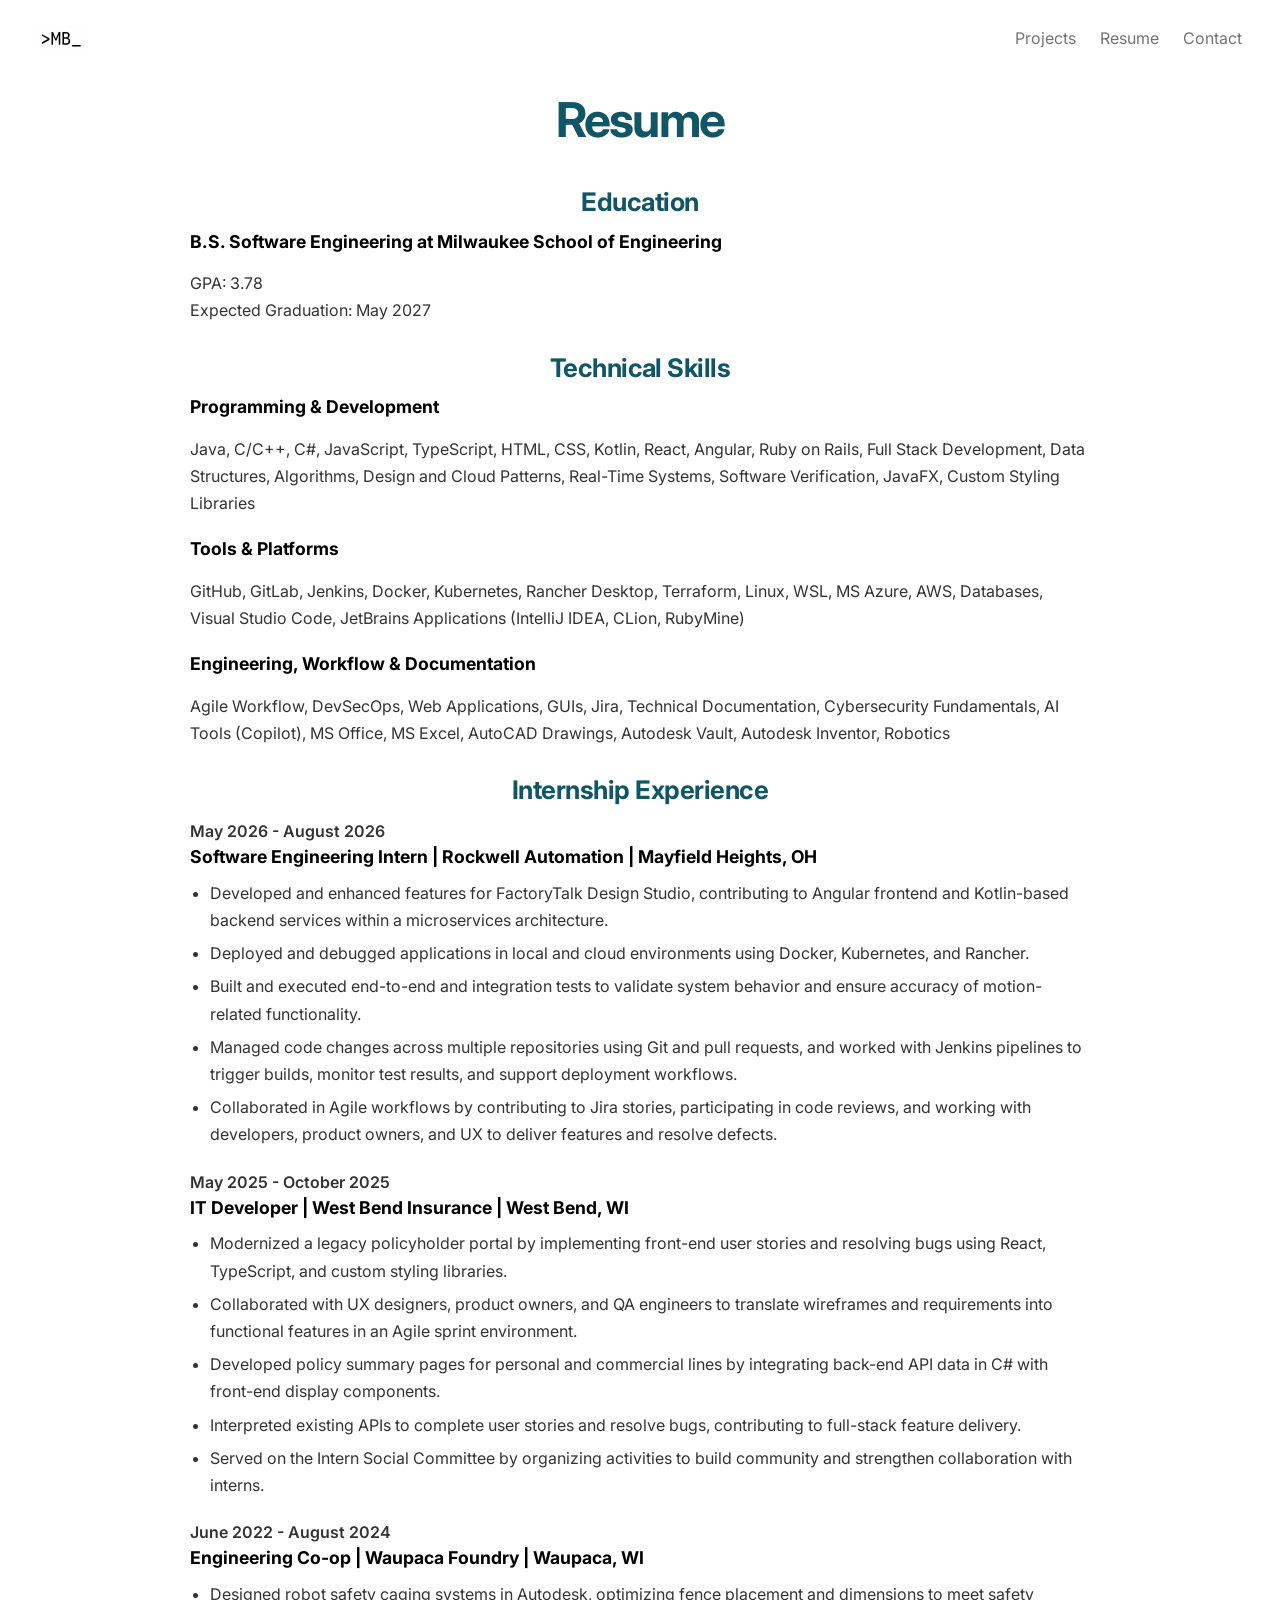
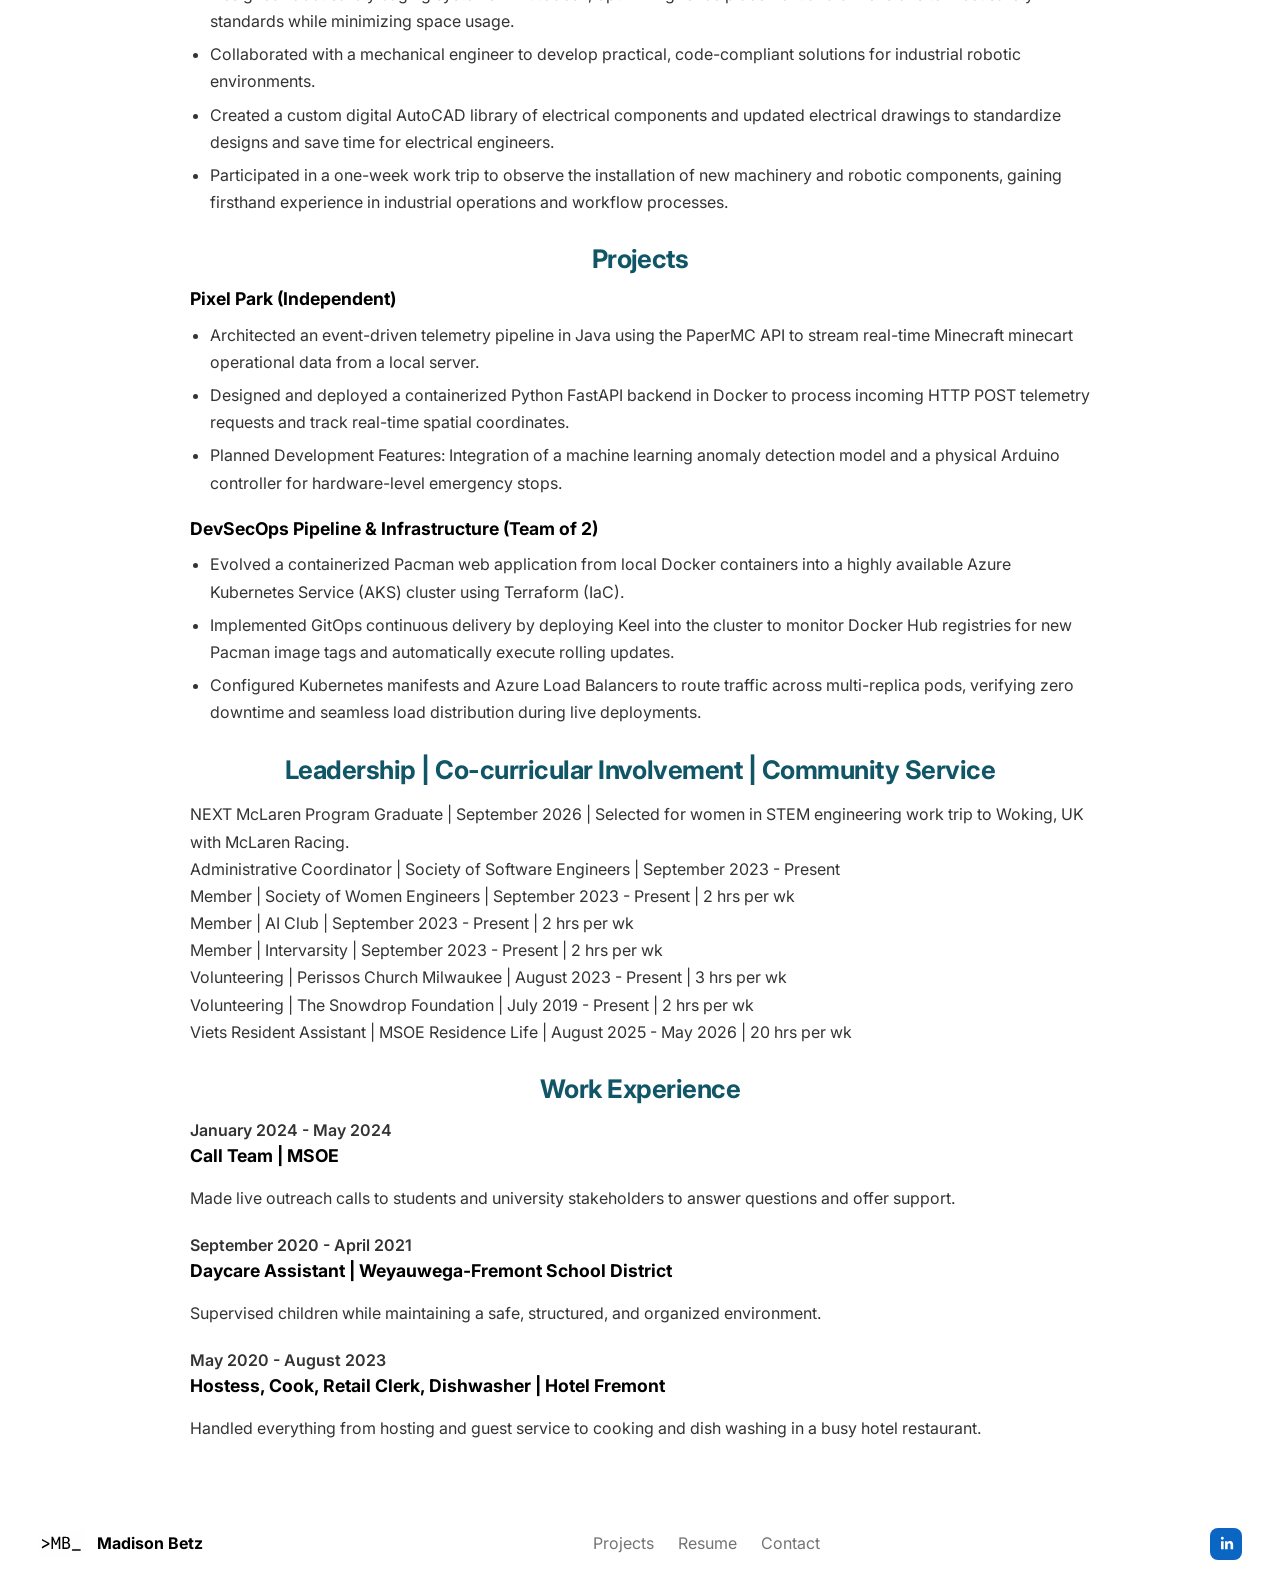
<file: pages/resume.html>
<!DOCTYPE html>
<html lang="en">

<head>
  <meta charset="UTF-8">
  <meta name="viewport" content="width=device-width, initial-scale=1.0">
  <meta name="description" content="Madison Betz resume and experience overview.">
  <title>Madison Betz | Resume</title>
  <link href="https://fonts.googleapis.com/css?family=Inter&display=swap" rel="stylesheet">

  <link rel="stylesheet" href="../css/styles.css">
  <link rel="stylesheet" href="../css/resume.css">
</head>

<body>
  <div id="site-header"></div>
  <script src="../components/site-header.js"></script>
  <div class="resume-page">
    <main class="resume-shell">
      <header class="resume-header">
        <h1>Resume</h1>
      </header>

      <section class="resume-section">
        <h2 class="resume-section__title">Education</h2>
        <article class="resume-entry">
          <h3 class="resume-entry__title">B.S. Software Engineering at Milwaukee School of Engineering</h3>
          <p>GPA: 3.78<br>Expected Graduation: May 2027</p>
        </article>
      </section>

      <section class="resume-section">
        <h2 class="resume-section__title">Technical Skills</h2>

        <article class="resume-entry">
          <h3 class="resume-entry__title">Programming &amp; Development</h3>
          <p>Java, C/C++, C#, JavaScript, TypeScript, HTML, CSS, Kotlin, React, Angular, Ruby on Rails, Full Stack
            Development, Data Structures, Algorithms, Design and Cloud Patterns, Real-Time Systems, Software
            Verification, JavaFX, Custom Styling Libraries</p>
        </article>

        <article class="resume-entry">
          <h3 class="resume-entry__title">Tools &amp; Platforms</h3>
          <p>GitHub, GitLab, Jenkins, Docker, Kubernetes, Rancher Desktop, Terraform, Linux, WSL, MS Azure, AWS,
            Databases, Visual Studio Code, JetBrains Applications (IntelliJ IDEA, CLion, RubyMine)</p>
        </article>

        <article class="resume-entry">
          <h3 class="resume-entry__title">Engineering, Workflow &amp; Documentation</h3>
          <p>Agile Workflow, DevSecOps, Web Applications, GUIs, Jira, Technical Documentation, Cybersecurity
            Fundamentals, AI Tools (Copilot), MS Office, MS Excel, AutoCAD Drawings, Autodesk Vault, Autodesk Inventor,
            Robotics</p>
        </article>
      </section>

      <section class="resume-section">
        <h2 class="resume-section__title">Internship Experience</h2>

        <article class="resume-entry">
          <p class="resume-entry__meta">May 2026 - August 2026</p>
          <h3 class="resume-entry__title">Software Engineering Intern | Rockwell Automation | Mayfield Heights, OH</h3>
          <ul class="resume-bullets">
            <li>Developed and enhanced features for FactoryTalk Design Studio, contributing to Angular frontend and
              Kotlin-based backend services within a microservices architecture.</li>
            <li>Deployed and debugged applications in local and cloud environments using Docker, Kubernetes, and
              Rancher.</li>
            <li>Built and executed end-to-end and integration tests to validate system behavior and ensure accuracy of
              motion-related functionality.</li>
            <li>Managed code changes across multiple repositories using Git and pull requests, and worked with Jenkins
              pipelines to trigger builds, monitor test results, and support deployment workflows.</li>
            <li>Collaborated in Agile workflows by contributing to Jira stories, participating in code reviews, and
              working with developers, product owners, and UX to deliver features and resolve defects.</li>
          </ul>
        </article>

        <article class="resume-entry">
          <p class="resume-entry__meta">May 2025 - October 2025</p>
          <h3 class="resume-entry__title">IT Developer | West Bend Insurance | West Bend, WI</h3>
          <ul class="resume-bullets">
            <li>Modernized a legacy policyholder portal by implementing front-end user stories and resolving bugs using
              React, TypeScript, and custom styling libraries.</li>
            <li>Collaborated with UX designers, product owners, and QA engineers to translate wireframes and
              requirements into functional features in an Agile sprint environment.</li>
            <li>Developed policy summary pages for personal and commercial lines by integrating back-end API data in C#
              with front-end display components.</li>
            <li>Interpreted existing APIs to complete user stories and resolve bugs, contributing to full-stack feature
              delivery.</li>
            <li>Served on the Intern Social Committee by organizing activities to build community and strengthen
              collaboration with interns.</li>
          </ul>
        </article>

        <article class="resume-entry">
          <p class="resume-entry__meta">June 2022 - August 2024</p>
          <h3 class="resume-entry__title">Engineering Co-op | Waupaca Foundry | Waupaca, WI</h3>
          <ul class="resume-bullets">
            <li>Designed robot safety caging systems in Autodesk, optimizing fence placement and dimensions to meet
              safety standards while minimizing space usage.</li>
            <li>Collaborated with a mechanical engineer to develop practical, code-compliant solutions for industrial
              robotic environments.</li>
            <li>Created a custom digital AutoCAD library of electrical components and updated electrical drawings to
              standardize designs and save time for electrical engineers.</li>
            <li>Participated in a one-week work trip to observe the installation of new machinery and robotic
              components, gaining firsthand experience in industrial operations and workflow processes.</li>
          </ul>
        </article>
      </section>

      <section class="resume-section">
        <h2 class="resume-section__title">Projects</h2>

        <article class="resume-entry">
          <h3 class="resume-entry__title">Pixel Park (Independent)</h3>
          <ul class="resume-bullets">
            <li>Architected an event-driven telemetry pipeline in Java using the PaperMC API to stream real-time
              Minecraft minecart operational data from a local server.</li>
            <li>Designed and deployed a containerized Python FastAPI backend in Docker to process incoming HTTP POST
              telemetry requests and track real-time spatial coordinates.</li>
            <li>Planned Development Features: Integration of a machine learning anomaly detection model and a physical
              Arduino controller for hardware-level emergency stops.</li>
          </ul>
        </article>

        <article class="resume-entry">
          <h3 class="resume-entry__title">DevSecOps Pipeline &amp; Infrastructure (Team of 2)</h3>
          <ul class="resume-bullets">
            <li>Evolved a containerized Pacman web application from local Docker containers into a highly available
              Azure Kubernetes Service (AKS) cluster using Terraform (IaC).</li>
            <li>Implemented GitOps continuous delivery by deploying Keel into the cluster to monitor Docker Hub
              registries for new Pacman image tags and automatically execute rolling updates.</li>
            <li>Configured Kubernetes manifests and Azure Load Balancers to route traffic across multi-replica pods,
              verifying zero downtime and seamless load distribution during live deployments.</li>
          </ul>
        </article>
      </section>

      <section class="resume-section">
        <h2 class="resume-section__title">Leadership | Co-curricular Involvement | Community Service</h2>
        <article class="resume-entry">
          <p>NEXT McLaren Program Graduate | September 2026 | Selected for women in STEM engineering work trip to
            Woking, UK with McLaren Racing.<br>Administrative Coordinator | Society of Software Engineers | September
            2023 - Present<br>Member | Society of Women Engineers | September 2023 - Present | 2 hrs per wk<br>Member |
            AI Club | September 2023 - Present | 2 hrs per wk<br>Member | Intervarsity | September 2023 - Present | 2
            hrs per wk<br>Volunteering | Perissos Church Milwaukee | August 2023 - Present | 3 hrs per
            wk<br>Volunteering | The Snowdrop Foundation | July 2019 - Present | 2 hrs per wk<br>Viets Resident
            Assistant | MSOE Residence Life | August 2025 - May 2026 | 20 hrs per wk</p>
        </article>
      </section>

      <section class="resume-section">
        <h2 class="resume-section__title">Work Experience</h2>

        <article class="resume-entry">
          <p class="resume-entry__meta">January 2024 - May 2024</p>
          <h3 class="resume-entry__title">Call Team | MSOE</h3>
          <p>Made live outreach calls to students and university stakeholders to answer questions and offer support.</p>
        </article>

        <article class="resume-entry">
          <p class="resume-entry__meta">September 2020 - April 2021</p>
          <h3 class="resume-entry__title">Daycare Assistant | Weyauwega-Fremont School District</h3>
          <p>Supervised children while maintaining a safe, structured, and organized environment.</p>
        </article>

        <article class="resume-entry">
          <p class="resume-entry__meta">May 2020 - August 2023</p>
          <h3 class="resume-entry__title">Hostess, Cook, Retail Clerk, Dishwasher | Hotel Fremont</h3>
          <p>Handled everything from hosting and guest service to cooking and dish washing in a busy hotel restaurant.
          </p>
        </article>
      </section>
    </main>
  </div>
  <div id="site-footer"></div>
  <script src="../components/site-footer.js"></script>

</body>

</html>
</file>
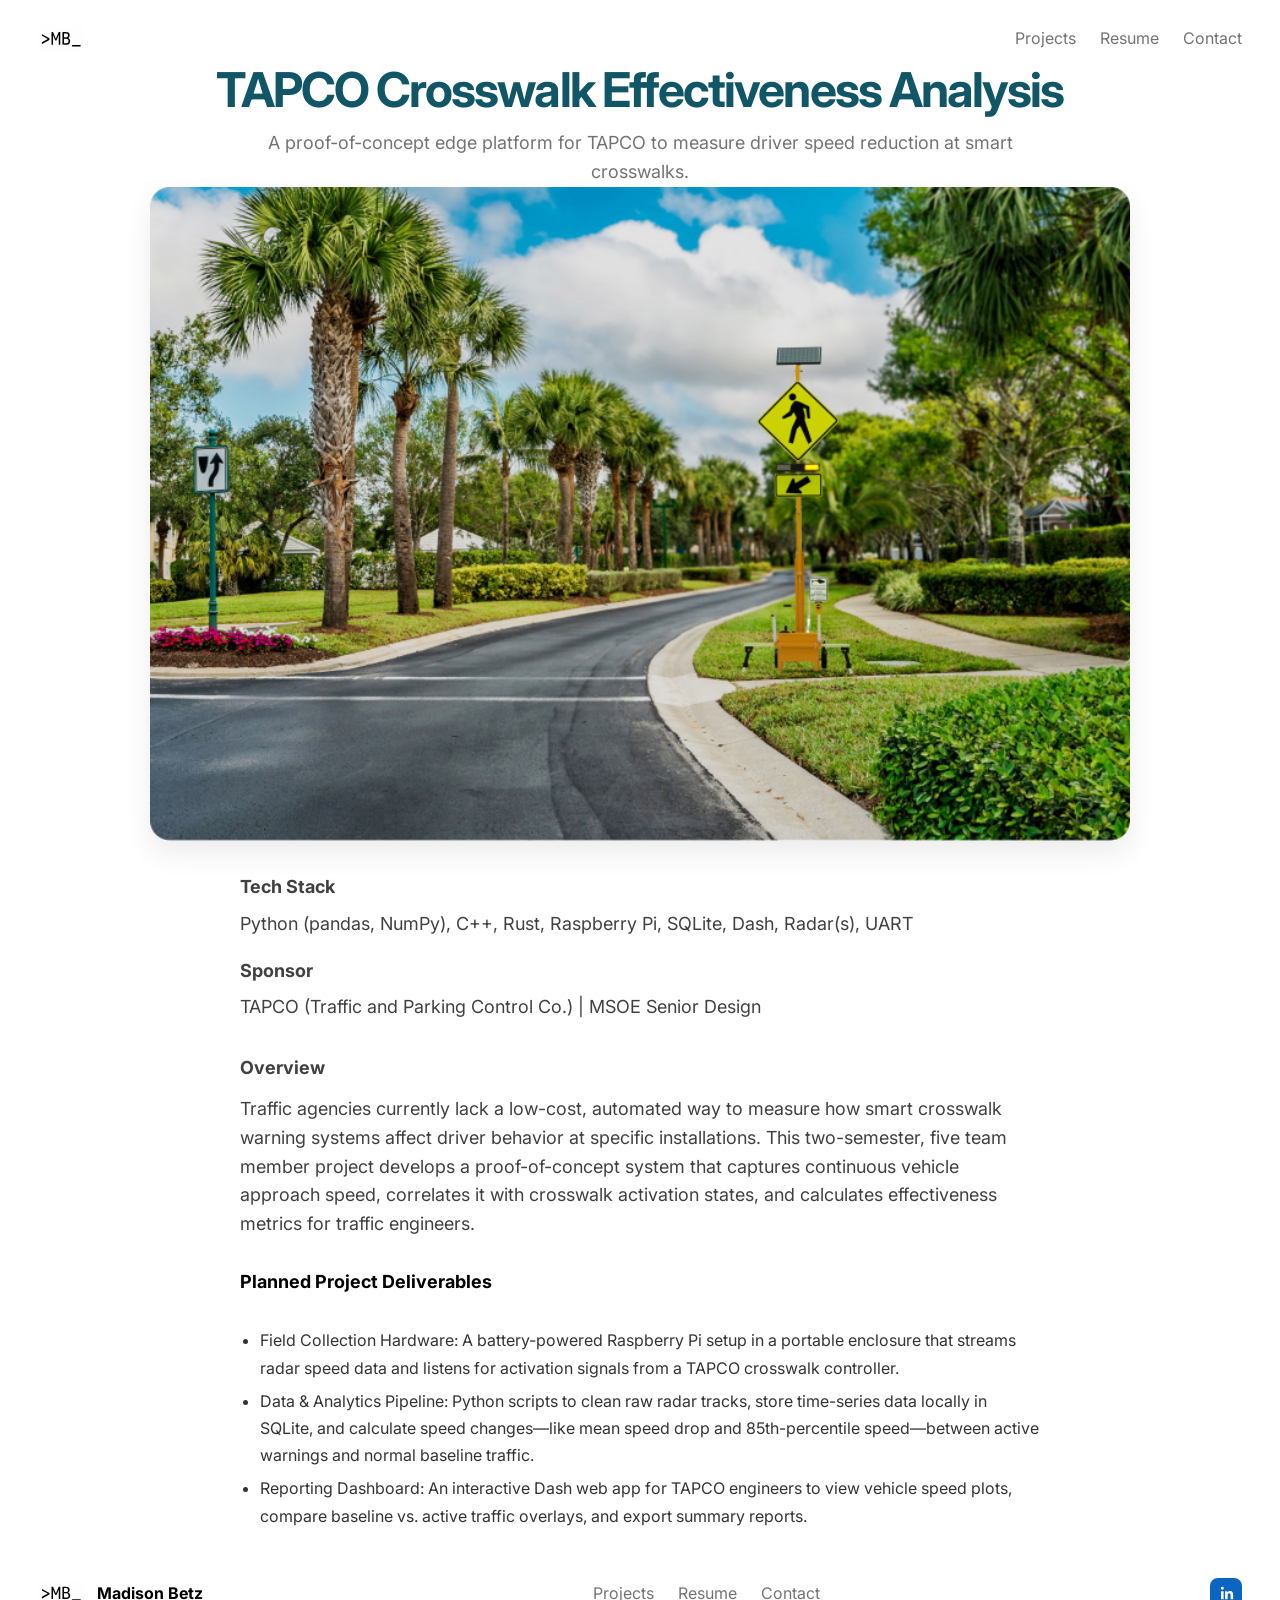
<file: pages/tapco.html>
<!DOCTYPE html>
<html lang="en">

<head>
  <meta charset="UTF-8">
  <meta name="viewport" content="width=device-width, initial-scale=1.0">
  <meta name="description" content="TAPCO crosswalk effectiveness analysis project detail page for Madison Betz.">
  <title>Madison Betz | TAPCO</title>
  <link href="https://fonts.googleapis.com/css?family=Inter&display=swap" rel="stylesheet">

  <link rel="stylesheet" href="../css/styles.css">
  <link rel="stylesheet" href="../css/project-pages.css">
</head>

<body>
  <div id="site-header"></div>
  <script src="../components/site-header.js"></script>
  <div class="project-page">
    <div class="tapco-141">
      <div class="header-149">
        <div class="header-150">
          <p class="text-151"><span class="text-rgb-16-86-102">TAPCO Crosswalk Effectiveness Analysis</span></p>
          <p class="text-152"><span class="text-black">A proof-of-concept edge platform for TAPCO to measure driver
              speed reduction at smart crosswalks.</span></p>
        </div>
      </div>
      <div class="project-main-image">
        <img src="../images/tapco-palm.png" class="image-154" alt="image" />
      </div>
      <div class="experience-155">
        <div class="project-2-156">
          <div class="text-block-157">
            <p class="text-158"><span class="text-black">Tech Stack</span></p>
            <p class="text-159"><span class="text-black">Python (pandas, NumPy), C++, Rust, Raspberry Pi, SQLite, Dash,
                Radar(s), UART</span></p>
          </div>
        </div>
        <div class="project-3-160">
          <div class="text-block-161">
            <p class="text-162"><span class="text-black">Sponsor</span></p>
            <p class="text-163"><span class="text-black">TAPCO (Traffic and Parking Control Co.) | MSOE Senior
                Design</span></p>
          </div>
        </div>
      </div>
      <div class="text-block-1-164">
        <div class="wrapper-165">
          <div class="paragraph-166">
            <p class="text-167"><span class="text-black">Overview</span></p>
            <p class="text-168"><span class="text-black">Traffic agencies currently lack a low-cost, automated way to
                measure how smart crosswalk warning systems affect driver behavior at specific installations. This
                two-semester, five team member project develops a proof-of-concept system that captures continuous
                vehicle approach speed, correlates it with crosswalk activation states, and calculates effectiveness
                metrics for traffic engineers.</span></p>
          </div>
          <div class="paragraph-169">
            <h3 class="project-entry__title">Planned Project Deliverables</h3>
            <ul class="project-bullets">
              <li>Field Collection Hardware: A battery-powered Raspberry Pi setup
                in a portable enclosure that streams radar speed data and listens for activation signals from a TAPCO
                crosswalk controller.</li>
              <li>Data &amp; Analytics Pipeline: Python scripts to clean raw radar tracks, store time-series data
                locally
                in SQLite, and calculate speed changes—like mean speed drop and 85th-percentile speed—between active
                warnings and normal baseline traffic.</li>
              <li>Reporting Dashboard: An interactive Dash web app for TAPCO engineers to view vehicle speed plots,
                compare baseline vs. active traffic overlays, and export summary reports.</li>
            </ul>
          </div>
        </div>
      </div>

    </div>
  </div>
  <div id="site-footer"></div>
  <script src="../components/site-footer.js"></script>

</body>

</html>
</file>
<file: css/styles.css>
﻿:root {
  --font-family-inter: "Inter", sans-serif;
  --font-family-instrument-sans: "Segoe UI", "Helvetica Neue", Arial, sans-serif;
  --text-black: rgba(0, 0, 0, 0.55);
  --text-rgb-16-86-102: rgba(16, 86, 102, 1);
  --text-rgb-247-244-213: rgba(247, 244, 213, 1);
  --text-rgb-191-203-164: rgba(191, 203, 164, 0.75);
  --text-rgb-7-34-24: rgba(7, 34, 24, 0.75);
}

* {
  box-sizing: border-box;
}

html {
  scroll-behavior: smooth;
}

body {
  width: 100%;
  min-height: 100vh;
  margin: 0;
  overflow-x: hidden;
  background: #ffffff;
  color: var(--text-black);
  font-family: var(--font-family-inter);
}

img {
  display: block;
  max-width: 100%;
  height: auto;
}

a {
  color: inherit;
}

.page-shell,
.site-main {
  width: 100%;
}

.page-header {
  width: min(1120px, calc(100% - 48px));
  margin: 0 auto;
  padding: 40px 0 24px;
  text-align: center;
}

.page-header h1,
.page-header h2 {
  margin: 0;
  font-family: var(--font-family-inter);
  font-size: clamp(2.25rem, 4vw, 3rem);
  line-height: 1.1;
  letter-spacing: -0.04em;
  font-weight: 700;
  color: var(--text-rgb-16-86-102);
}

.page-section {
  width: min(1120px, calc(100% - 48px));
  margin: 0 auto;
}

.section-copy {
  max-width: 760px;
}

.section-copy h2,
.section-copy h3 {
  margin: 0 0 12px;
  font-family: var(--font-family-inter);
  color: var(--text-rgb-16-86-102);
}

.section-copy p,
.section-copy li,
.section-copy a {
  font-family: var(--font-family-inter);
  color: rgba(0, 0, 0, 0.75);
  line-height: 1.6;
}

.site-header {
  display: flex;
  align-items: center;
  justify-content: space-between;
  width: 100%;
  padding: 24px clamp(16px, 3vw, 64px) 8px;
  background: #ffffff;
}

.logo-link,
.brand-link,
.site-footer-brand {
  display: inline-flex;
  align-items: center;
  text-decoration: none;
}

.header-logo,
.brand-logo {
  display: block;
  width: 47px;
  height: 30px;
  object-fit: contain;
}

.site-nav,
.site-footer-nav {
  display: flex;
  align-items: center;
  gap: 24px;
}

.site-nav a,
.site-footer-nav a,
.site-footer-brand {
  color: var(--text-black);
  font-family: var(--font-family-inter);
  font-size: 16px;
  line-height: 1.45;
  text-decoration: none;
}

.site-footer {
  width: 100%;
  padding: 18px 0;
  background: #ffffff;
}

.site-footer-inner {
  display: flex;
  align-items: center;
  justify-content: space-between;
  gap: 24px;
  width: 100%;
  margin: 0 auto;
  padding-left: clamp(16px, 3vw, 64px);
  padding-right: clamp(16px, 3vw, 64px);
}

.site-footer-brand {
  gap: 12px;
  font-weight: 700;
  color: #000000;
}

.site-footer-brand span {
  color: #000000;
  font-weight: 700;
}

.social-link {
  display: inline-flex;
  align-items: center;
  justify-content: center;
  width: 32px;
  height: 32px;
  border-radius: 8px;
  background: #0a66c2;
  overflow: hidden;
}

.social-link svg {
  display: block;
  width: 22px;
  height: 22px;
}

.text-black {
  color: var(--text-black);
}

.text-rgb-16-86-102 {
  color: var(--text-rgb-16-86-102);
}

.text-rgb-247-244-213 {
  color: var(--text-rgb-247-244-213);
}

.text-rgb-191-203-164 {
  color: var(--text-rgb-191-203-164);
}

.text-rgb-7-34-24 {
  color: var(--text-rgb-7-34-24);
}

@media (max-width: 640px) {

  .site-header,
  .site-footer-inner {
    flex-direction: column;
    align-items: flex-start;
  }

  .site-nav,
  .site-footer-nav {
    flex-wrap: wrap;
  }
}
</file>
<file: css/contact.css>
/* Contact page styles */
.contact-page {
    width: 100%;
    background: #ffffff;
}

.contact-hero {
    padding: 80px 24px 72px;
    text-align: center;
    background: #ffffff;
}

.contact-hero h1 {
    margin: 0;
    color: var(--text-rgb-16-86-102);
    font-family: var(--font-family-inter);
    font-size: clamp(4rem, 7vw, 8rem);
    line-height: 0.95;
    letter-spacing: -0.06em;
    font-weight: 700;
}

.contact-hero p {
    max-width: 760px;
    margin: 28px auto 0;
    color: #6f7574;
    font-family: var(--font-family-inter);
    font-size: clamp(1.5rem, 2vw, 2.4rem);
    line-height: 1.35;
    font-weight: 500;
}

.contact-details {
    width: 100%;
    background: #0a3b36;
}

.contact-shell {
    width: min(1150px, calc(100% - 120px));
    margin: 0 auto;
    padding: 42px 0 58px;
    display: grid;
    grid-template-columns: repeat(2, minmax(0, 1fr));
    gap: clamp(32px, 4vw, 72px);
    border-top: 1px solid rgba(247, 244, 213, 0.5);
}

.contact-item {
    display: grid;
    gap: 12px;
    align-content: start;
    width: 100%;
}

.contact-item h2 {
    margin: 0;
    padding-top: 18px;
    border-top: 1px solid #bfcba4;
    font-family: var(--font-family-inter);
    font-size: clamp(2rem, 2vw, 2.5rem);
    line-height: 1.2;
    color: #f7f4d5;
    width: 100%;
    min-width: 0;
}

.contact-item a,
.contact-item p {
    font-family: var(--font-family-inter);
    font-size: clamp(1rem, 1.2vw, 1.25rem);
    line-height: 1.45;
    color: #f7f4d5;
    margin: 0;
}

.contact-item p {
    color: #bfcba4;
}

.contact-item a {
    text-decoration: none;
    word-break: break-word;
}

.contact-item a:hover {
    text-decoration: underline;
}

@media (max-width: 860px) {
    .contact-shell {
        grid-template-columns: 1fr;
        width: min(100% - 32px, 1150px);
    }
}
</file>
<file: css/home.css>
/* Home page styles */
.home-page {
    width: 100%;
    background: #ffffff;
}

.home-hero {
    background: #105666;
    padding: 0 0 48px;
}

.home-hero__inner,
.home-feature,
.projects-grid,
.contact-shell {
    width: min(1120px, calc(100% - 48px));
    margin: 0 auto;
}

.home-hero__title {
    margin: 0;
    padding: 24px 0 18px;
    font-family: var(--font-family-instrument-sans);
    font-weight: 700;
    font-size: clamp(2.4rem, 5vw, 4rem);
    line-height: 1.1;
    letter-spacing: -0.025em;
    color: var(--text-rgb-247-244-213);
}

.home-about {
    display: flex;
    align-items: center;
    gap: 48px;
    padding-top: 12px;
}

.home-about__image,
.home-feature__image,
.project-card__image {
    display: block;
    object-fit: cover;
    border-radius: 18px;
    box-shadow: 0 10px 24px rgba(0, 0, 0, 0.08);
}

.home-about__image {
    width: 576px;
    max-width: 100%;
    height: 388px;
}

.home-about__content,
.home-feature__content {
    flex: 1;
    display: flex;
    flex-direction: column;
    gap: 18px;
}

.home-about__content h2,
.home-feature__content h2,
.project-card__title,
.contact-shell h1 {
    margin: 0;
    font-family: var(--font-family-inter);
    font-size: clamp(1.5rem, 2vw, 2.2rem);
    line-height: 1.2;
    letter-spacing: -0.02em;
    color: #f7f4d5;
}

.home-about__content p,
.home-feature__content p,
.contact-shell p,
.project-card__title {
    margin: 0;
    font-family: var(--font-family-inter);
    font-size: 1.125rem;
    line-height: 1.6;
    color: #f7f4d5;
}

.home-interests {
    margin: 0;
    font-family: var(--font-family-inter);
    font-size: 1.125rem;
    line-height: 1.6;
    color: #000000;
}

.home-feature-grid {
    background: #ffffff;
    padding: 40px 0 0;
}

.home-interests {
    width: min(1120px, calc(100% - 48px));
    margin: 0 auto;
    padding: 0 0 18px;
}

.home-interests h2 {
    margin: 0 0 18px;
    font-family: var(--font-family-inter);
    font-size: clamp(2.4rem, 3vw, 4rem);
    line-height: 1.1;
    letter-spacing: -0.04em;
    color: #000000;
}

.home-interests p {
    margin: 0;
    max-width: 1060px;
    font-family: var(--font-family-inter);
    font-size: clamp(1.05rem, 1.25vw, 1.5rem);
    line-height: 1.6;
    color: rgba(0, 0, 0, 0.8);
}

.home-feature {
    display: grid;
    grid-template-columns: 1fr 1fr;
    gap: 20px;
    align-items: center;
    padding: 0 0 40px;
    width: min(1120px, calc(100% - 48px));
    margin: 0 auto;
}

.home-feature--gallery {
    grid-template-columns: repeat(3, minmax(0, 1fr));
    gap: 8px;
    width: min(1000px, calc(100% - 32px));
    padding-top: 0;
}

.home-feature--accent {
    background: #c0cf9f;
    width: 100%;
    margin: 0;
    padding: 52px 0 48px;
    display: grid;
    grid-template-columns: minmax(0, 1.05fr) minmax(0, 1.35fr);
    gap: 56px;
    align-items: center;
}

.home-feature--accent>* {
    width: min(1120px, calc(100% - 48px));
    margin: 0 auto;
}

.home-feature--accent .home-feature__content {
    max-width: 460px;
    gap: 18px;
}

.home-feature--accent .home-feature__content h2,
.home-feature--accent .home-feature__content p,
.home-feature--accent {
    color: #072218;
}

.button-link {
    color: #105666;
}

.home-feature--accent:nth-of-type(2n) {
    grid-template-columns: minmax(0, 1.35fr) minmax(0, 1.05fr);
}

.home-feature--accent:nth-of-type(2n) .home-feature__image {
    justify-self: start;
}

.home-feature--accent:nth-of-type(2n) .home-feature__content {
    justify-self: end;
    max-width: 450px;
}

.button-link {
    display: inline-flex;
    align-items: center;
    justify-content: center;
    width: fit-content;
    padding: 12px 18px;
    border-radius: 12px;
    background: #f7f4d5;
    border: 1px solid rgba(16, 86, 102, 0.15);
    color: #105666;
    font-family: var(--font-family-inter);
    font-size: 1rem;
    font-weight: 600;
    line-height: 1.4;
    text-decoration: none;
    transition: transform 0.15s ease, box-shadow 0.15s ease;
}

.button-link:hover {
    transform: translateY(-1px);
    box-shadow: 0 8px 18px rgba(16, 86, 102, 0.12);
}

.home-feature__image,
.home-interests__image {
    display: block;
    max-width: 100%;
    height: auto;
    object-fit: contain;
    border-radius: 18px;
    box-shadow: 0 10px 24px rgba(0, 0, 0, 0.08);
}

.home-feature--accent .home-feature__image {
    width: min(100%, 620px);
    max-width: 620px;
    justify-self: center;
}

@media (max-width: 860px) {

    .home-about,
    .home-feature,
    .projects-grid {
        grid-template-columns: 1fr;
        display: grid;
    }

    .home-about {
        gap: 24px;
    }

    .home-about__image,
    .home-interests__image,
    .home-feature__image {
        width: auto;
        max-width: 100%;
        height: auto;
    }
}
</file>
<file: css/project-pages.css>
/* Shared project detail page styling */
.project-page {
    width: 100%;
    max-width: none;
    margin: 0;
    padding: 0;
}

.project-page .pac-man-47,
.project-page .pixel-park-1,
.project-page .tapco-141,
.project-page .rcas-93,
.project-page .container-54,
.project-page .container-8,
.project-page .header-149,
.project-page .header-101 {
    max-width: 1280px;
    margin: 0 auto;
    padding-left: 24px;
    padding-right: 24px;
}

.project-page .project-header,
.project-page .project-main-image,
.project-page .project-meta,
.project-page .project-content,
.project-page [class*='text-block-1-'],
.project-page [class*='experience-'] {
    max-width: 1280px;
    margin-left: auto;
    margin-right: auto;
}

.project-page .project-header {
    margin-bottom: 24px;
}

.project-page .header-55,
.project-page .header-9,
.project-page .header-149,
.project-page .header-101,
.project-page .header-56,
.project-page .header-10,
.project-page .header-150,
.project-page .header-102 {
    max-width: 1100px;
    margin: 0 auto;
    text-align: center;
}

.project-page .text-57,
.project-page .text-11,
.project-page .text-151,
.project-page .text-103,
.project-page .text-57,
.project-page .text-11,
.project-page .text-151,
.project-page .text-103 {
    margin: 0 0 12px;
    text-align: center;
    font-family: var(--font-family-inter);
    font-size: clamp(2rem, 4vw, 3rem);
    line-height: 1.15;
    letter-spacing: -0.04em;
    font-weight: 700;
    color: #105666;
}

.project-page .text-58,
.project-page .text-12,
.project-page .text-152,
.project-page .text-104 {
    margin: 0 auto;
    width: min(100%, 800px);
    max-width: 800px;
    text-align: center;
    font-family: var(--font-family-inter);
    font-size: 1.125rem;
    line-height: 1.6;
    color: rgba(0, 0, 0, 0.75);
}

.project-page .project-main-image {
    display: flex;
    justify-content: center;
    align-items: center;
    width: 100%;
    margin-bottom: 32px;
}

.project-page .project-main-image img,
.project-page .project-main-image .image-60,
.project-page .project-main-image .image-14,
.project-page .project-main-image .image-154,
.project-page .project-main-image .image-106 {
    display: block;
    width: min(100%, 980px);
    max-width: 100%;
    height: auto;
    object-fit: cover;
    border-radius: 18px;
    box-shadow: 0 12px 28px rgba(0, 0, 0, 0.08);
    margin: 0 auto;
}

.project-page .quote-116 {
    width: min(100%, 800px);
    max-width: 800px;
    margin: 0 auto 28px;
    text-align: center;
}

.project-page .text-117 {
    margin: 0;
    font-family: var(--font-family-inter);
    font-size: clamp(2rem, 3vw, 2.75rem);
    line-height: 1.2;
    font-weight: 700;
    letter-spacing: -0.03em;
    color: var(--text-rgb-16-86-102);
}

.project-page [class*='experience-'] {
    display: flex;
    flex-direction: column;
    gap: 18px;
    margin: 0 auto 32px;
    width: min(100%, 800px);
    max-width: 800px;
}

.project-page [class*='project-2-'],
.project-page [class*='project-3-'] {
    display: flex;
    align-items: flex-start;
    min-width: 0;
    width: 100%;
    max-width: 800px;
    margin: 0 auto;
}

.project-page [class*='text-block-'] {
    display: flex;
    flex-direction: column;
    gap: 8px;
    width: 100%;
    min-width: 0;
}

.project-page [class*='text-block-'] p,
.project-page [class*='text-block-'] span,
.project-page [class*='text-block-'] li,
.project-page [class*='text-block-'] a {
    margin: 0;
    font-family: var(--font-family-inter);
    color: rgba(0, 0, 0, 0.75);
    line-height: 1.6;
}

.project-page .project-entry__title {
    margin: 0 0 8px;
    text-align: left;
    font-family: var(--font-family-inter);
    font-size: 1.125rem;
    line-height: 1.7;
    font-weight: 700;
    color: #000000;
}

.project-page .project-bullets,
.project-page .project-detail-list,
.project-page .project-meta-list {
    margin: 10px 0 0 1.25rem;
    padding: 0;
    list-style: disc;
}

.project-page .project-bullets li,
.project-page .project-detail-list li,
.project-page .project-meta-list li {
    margin-bottom: 6px;
    font-family: var(--font-family-inter);
    font-size: 1rem;
    line-height: 1.7;
    color: rgba(0, 0, 0, 0.8);
}

.project-page [class*='text-64'],
.project-page [class*='text-68'],
.project-page [class*='text-18'],
.project-page [class*='text-22'],
.project-page [class*='text-158'],
.project-page [class*='text-162'],
.project-page [class*='text-110'],
.project-page [class*='text-114'],
.project-page [class*='text-73'],
.project-page [class*='text-76'],
.project-page [class*='text-79'],
.project-page [class*='text-121'],
.project-page [class*='text-124'],
.project-page [class*='text-127'],
.project-page [class*='text-167'],
.project-page [class*='text-170'],
.project-page .text-27 {
    font-size: 1.125rem;
    font-weight: 700;
    color: #000000;
}

.project-page [class*='text-65'],
.project-page [class*='text-69'],
.project-page [class*='text-19'],
.project-page [class*='text-23'],
.project-page [class*='text-159'],
.project-page [class*='text-163'],
.project-page [class*='text-111'],
.project-page [class*='text-115'],
.project-page [class*='text-74'],
.project-page [class*='text-77'],
.project-page [class*='text-80'],
.project-page [class*='text-122'],
.project-page [class*='text-125'],
.project-page [class*='text-128'],
.project-page [class*='text-168'],
.project-page [class*='text-171'] {
    font-size: 1.125rem;
    line-height: 1.7;
    color: rgba(0, 0, 0, 0.8);
}

.project-page [class*='text-block-1-'] {
    width: min(100%, 800px);
    max-width: 800px;
    margin: 0 auto 24px;
}

.project-page [class*='text-block-1-'] .wrapper-25,
.project-page [class*='text-block-1-'] .wrapper-71,
.project-page [class*='text-block-1-'] .wrapper-119,
.project-page [class*='text-block-1-'] .wrapper-165 {
    width: 100%;
    max-width: 800px;
    margin: 0 auto;
}

.project-page [class*='text-block-1-'] .wrapper-71,
.project-page [class*='text-block-1-'] .wrapper-25,
.project-page [class*='text-block-1-'] .wrapper-165,
.project-page [class*='text-block-1-'] .wrapper-119 {
    display: flex;
    flex-direction: column;
    gap: 28px;
    width: 100%;
    max-width: 800px;
    margin: 0 auto;
}

.project-page .wrapper-71,
.project-page .wrapper-25,
.project-page .wrapper-119,
.project-page .wrapper-165,
.project-page .project-2-62,
.project-page .project-3-66,
.project-page .project-2-16,
.project-page .project-3-20,
.project-page .experience-61,
.project-page .text-block-1-70,
.project-page .text-block-1-24,
.project-page .text-block-63,
.project-page .text-block-67 {
    width: min(100%, 800px);
    max-width: 800px;
    padding-left: 0;
    padding-right: 0;
    margin-left: auto;
    margin-right: auto;
}

.project-page .project-main-image {
    width: min(100%, 1100px);
    max-width: 1100px;
    padding-left: 0;
    padding-right: 0;
    margin: 0 auto 32px;
}

.project-page .paragraph-72,
.project-page .paragraph-75,
.project-page .paragraph-78,
.project-page .paragraph-26,
.project-page .paragraph-29,
.project-page .paragraph-32,
.project-page .paragraph-166,
.project-page .paragraph-169,
.project-page .paragraph-120,
.project-page .paragraph-123,
.project-page .paragraph-126 {
    display: flex;
    flex-direction: column;
    gap: 12px;
    width: 100%;
    max-width: 800px;
}

.project-page .experience-61,
.project-page .experience-15,
.project-page .experience-155,
.project-page .experience-107,
.project-page .experience-61,
.project-page .experience-15,
.project-page .experience-155,
.project-page .experience-107 {
    padding: 0;
}

@media (max-width: 760px) {
    .project-page {
        padding: 24px 16px 48px;
    }

    .project-page [class*='experience-'] {
        grid-template-columns: 1fr;
    }
}
</file>
<file: css/projects.css>
/* Projects page styles */
.projects-page {
    width: 100%;
    background: #ffffff;
}

.projects-header {
    text-align: left;
    margin-bottom: 40px;
}

.projects-grid {
    display: grid;
    grid-template-columns: repeat(2, minmax(0, 1fr));
    gap: 24px;
    padding: 32px 0 48px;
    width: min(1120px, calc(100% - 48px));
    margin: 0 auto;
}

.project-card {
    display: block;
    text-decoration: none;
    color: inherit;
    background: #ffffff;
    border: 1px solid rgba(16, 86, 102, 0.1);
    border-radius: 16px;
    overflow: hidden;
    transition: transform 0.15s ease, box-shadow 0.15s ease;
}

.project-card:hover {
    transform: translateY(-2px);
    box-shadow: 0 12px 24px rgba(16, 86, 102, 0.08);
}

.project-card__image {
    width: 100%;
    height: 220px;
    object-fit: cover;
    border-radius: 0;
}

.project-card__body {
    padding: 10px 20px 10px;
}

.project-card__title {
    color: #000000;
}

@media (max-width: 860px) {
    .projects-grid {
        grid-template-columns: 1fr;
    }
}
</file>
<file: css/resume.css>
/* Resume page styles */
.resume-page {
    width: 100%;
    background: #ffffff;
    padding-bottom: 48px;
}

.resume-shell {
    width: min(900px, calc(100% - 48px));
    margin: 0 auto;
    padding: 32px 0 0;
}

.resume-header {
    text-align: center;
    margin-bottom: 40px;
}

.resume-header h1 {
    margin: 0;
    font-family: var(--font-family-inter);
    font-size: clamp(2.25rem, 4vw, 3rem);
    line-height: 1.1;
    letter-spacing: -0.04em;
    font-weight: 700;
    color: var(--text-rgb-16-86-102);
}

.resume-section {
    margin-top: 28px;
}

.resume-section__title {
    margin: 0 0 12px;
    text-align: center;
    font-family: var(--font-family-inter);
    font-size: clamp(1.5rem, 2vw, 2rem);
    line-height: 1.2;
    letter-spacing: -0.02em;
    color: var(--text-rgb-16-86-102);
}

.resume-entry {
    margin-bottom: 20px;
}

.resume-entry__title,
.resume-entry__meta {
    margin: 0;
    font-family: var(--font-family-inter);
    color: #000000;
}

.resume-entry__title {
    font-size: 1.1rem;
    font-weight: 700;
    line-height: 1.4;
}

.resume-entry__meta {
    font-size: 0.95rem;
    font-weight: 600;
    color: rgba(0, 0, 0, 0.72);
}

.resume-entry p,
.resume-entry li {
    font-family: var(--font-family-inter);
    font-size: 1rem;
    line-height: 1.7;
    color: rgba(0, 0, 0, 0.8);
}

.resume-entry ul.resume-bullets {
    margin: 10px 0 0 1.25rem;
    padding: 0;
}

.resume-entry ul.resume-bullets li {
    margin-bottom: 6px;
}

@media (max-width: 640px) {
    .resume-shell {
        width: min(100% - 24px, 900px);
    }
}
</file>
